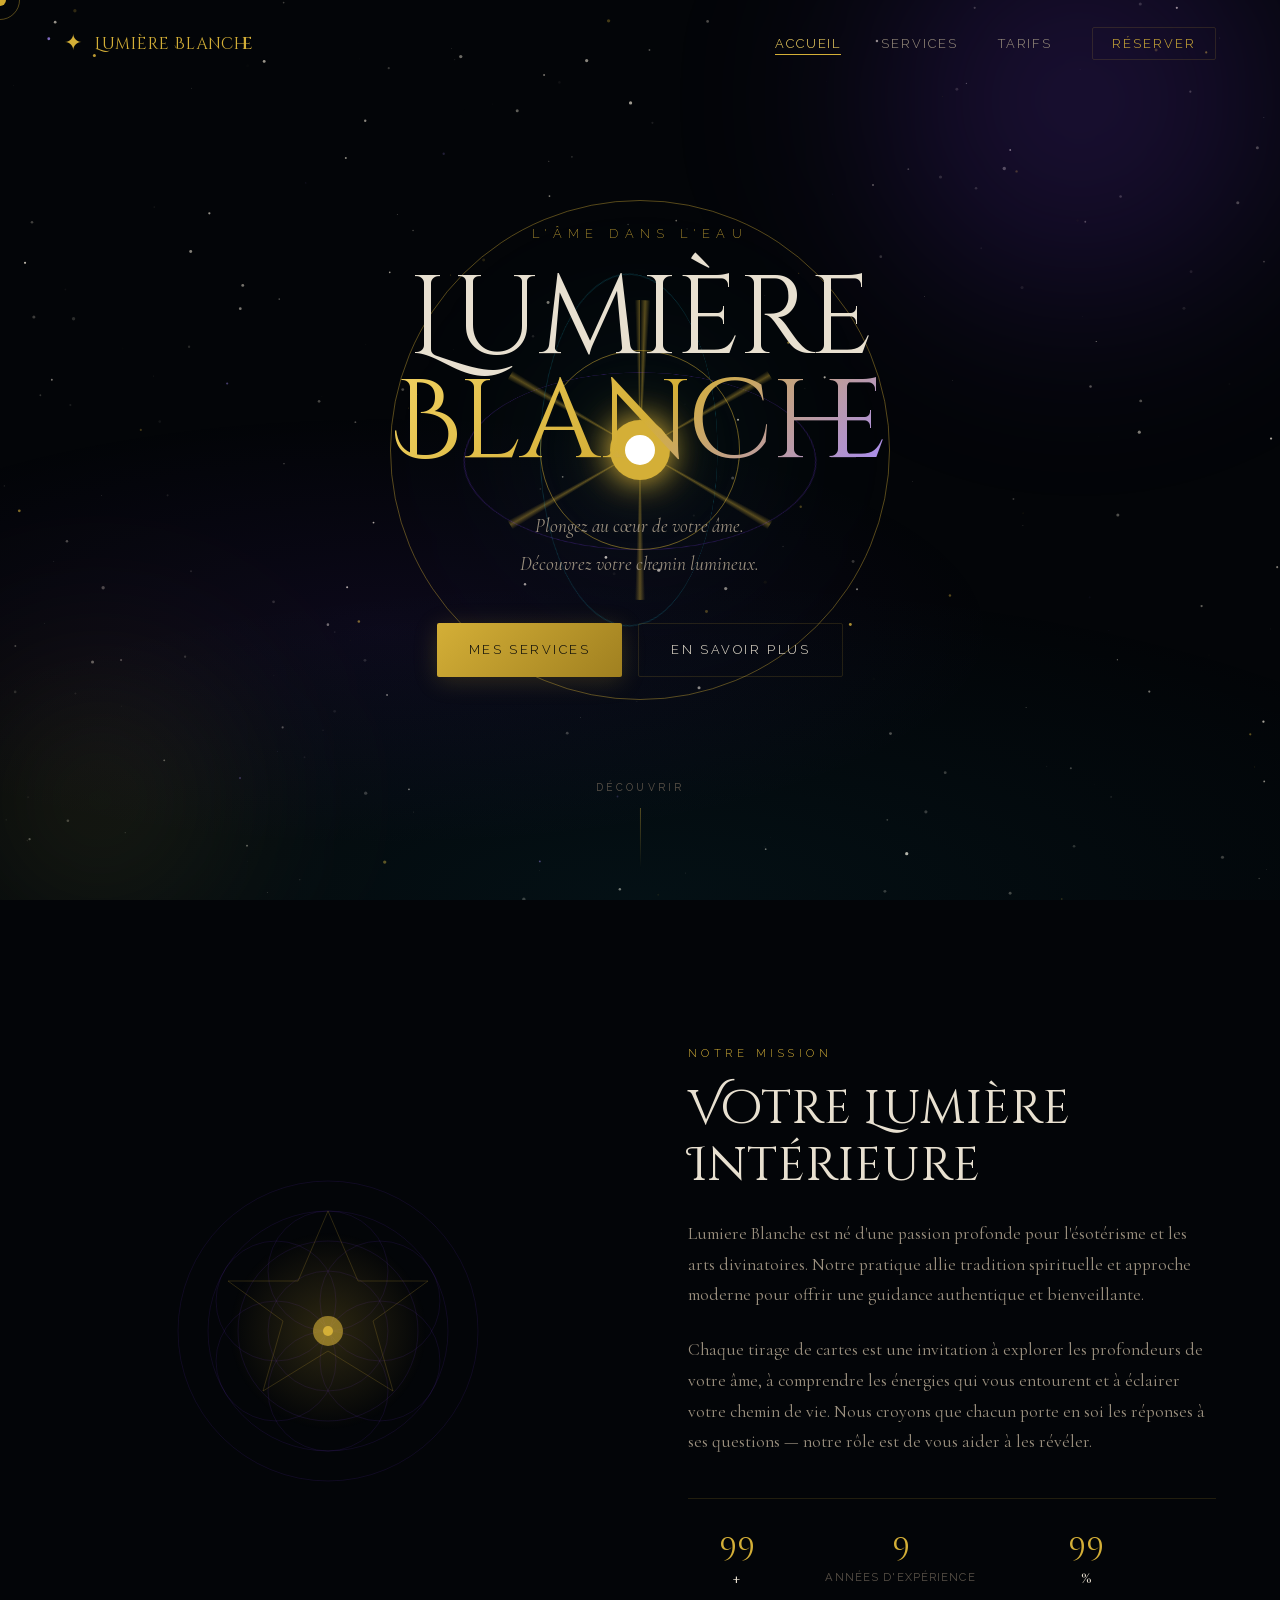
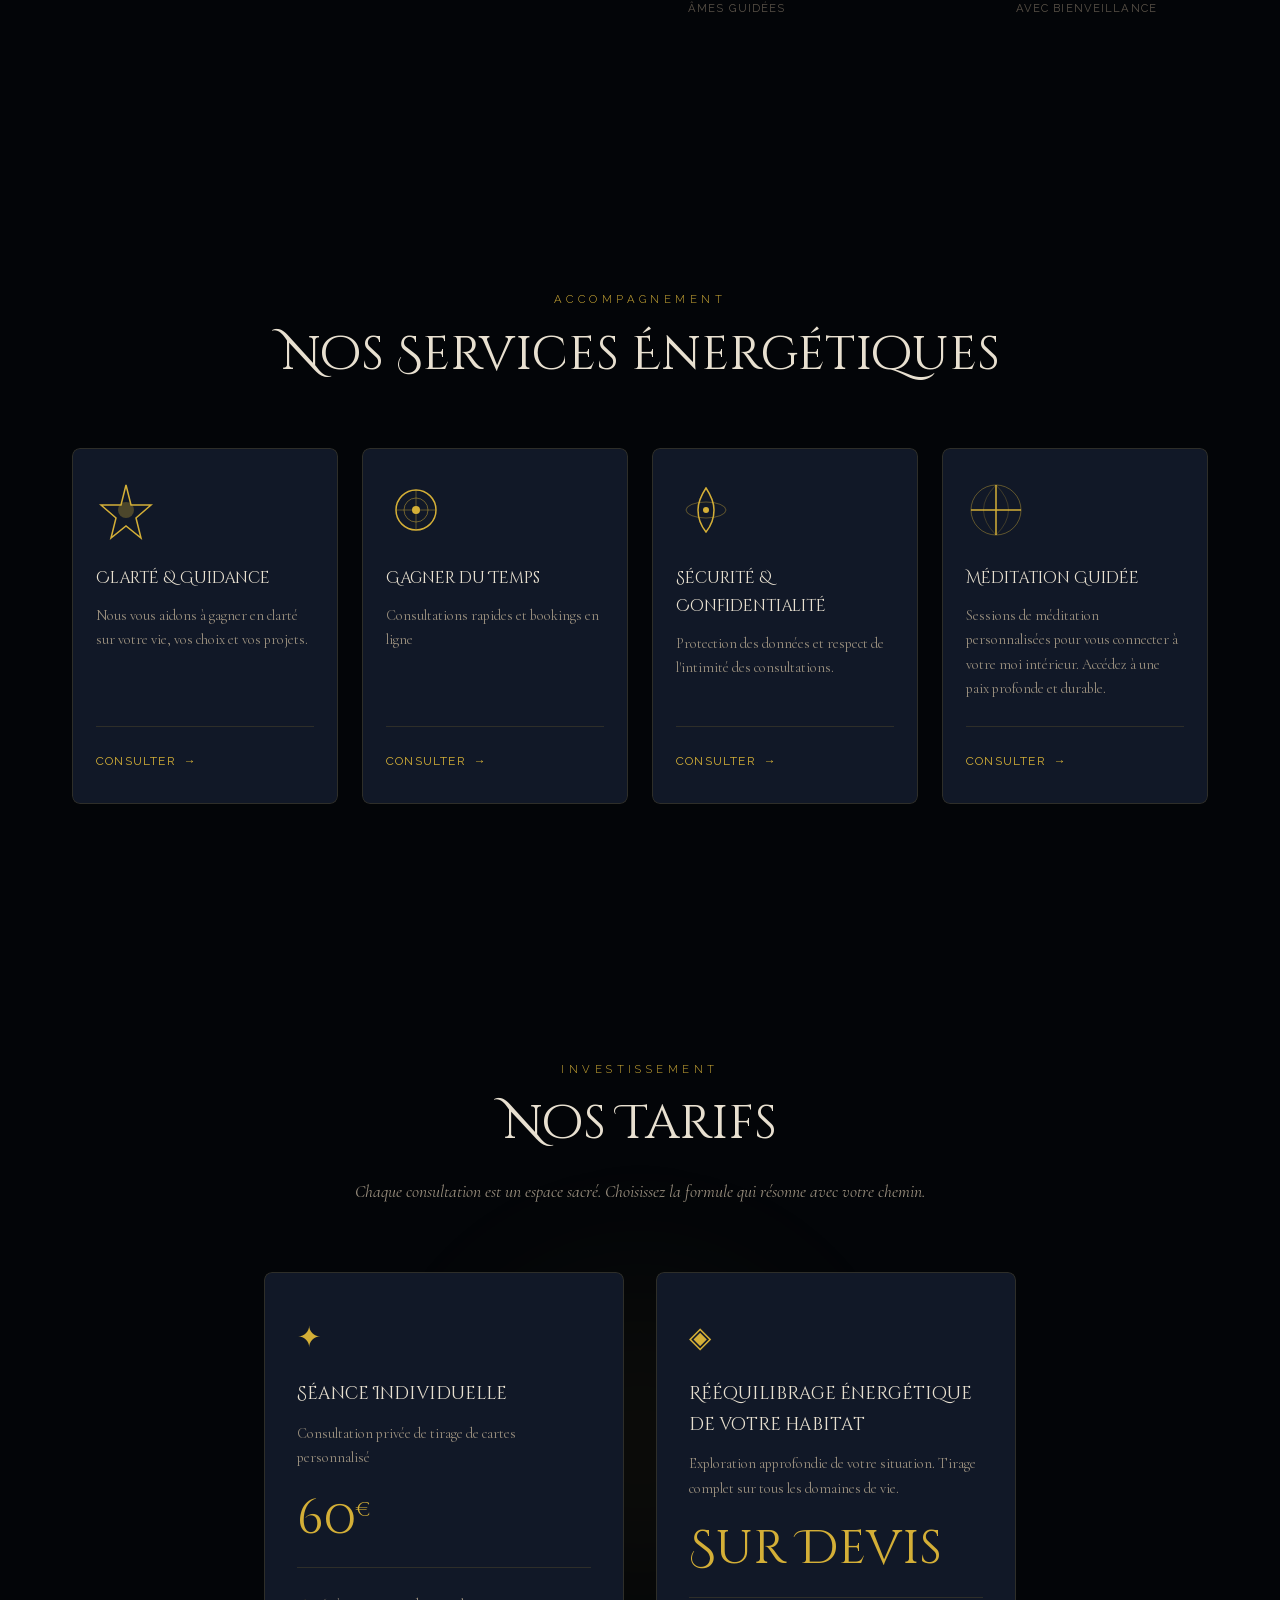
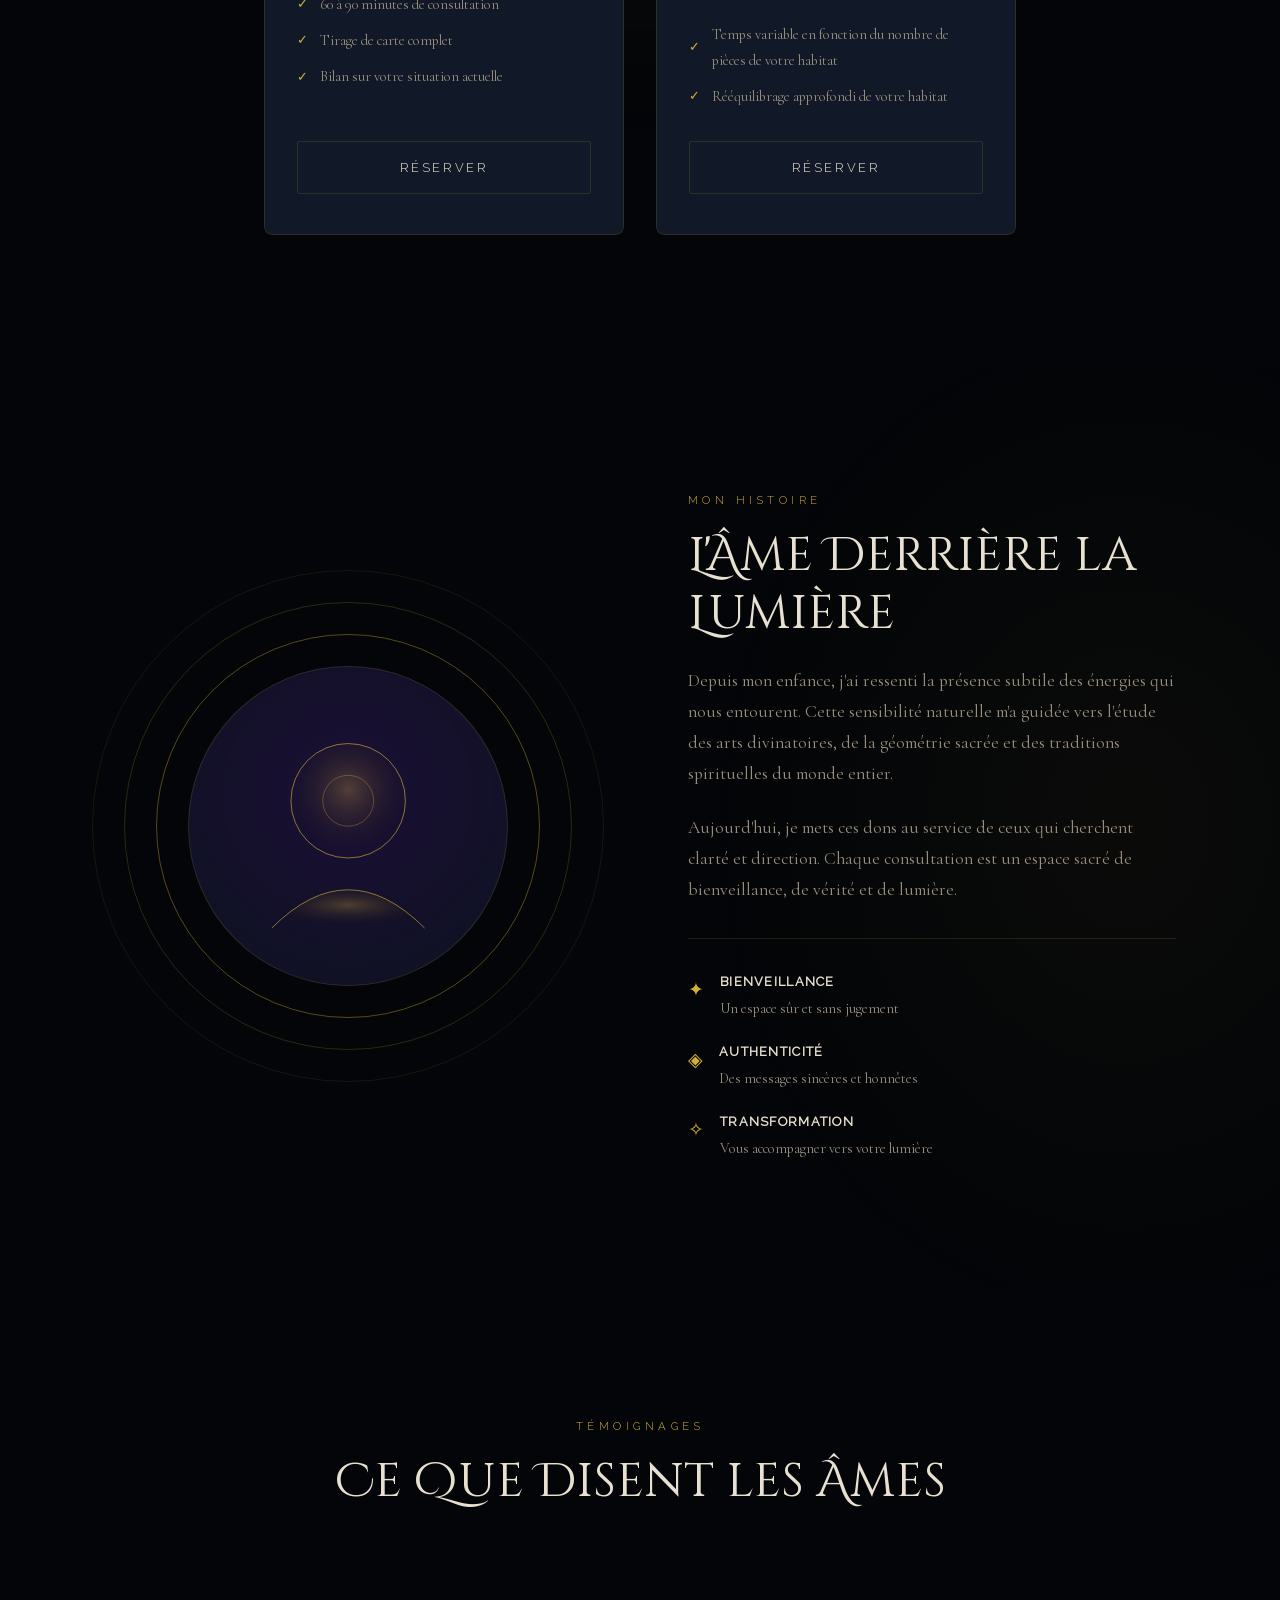
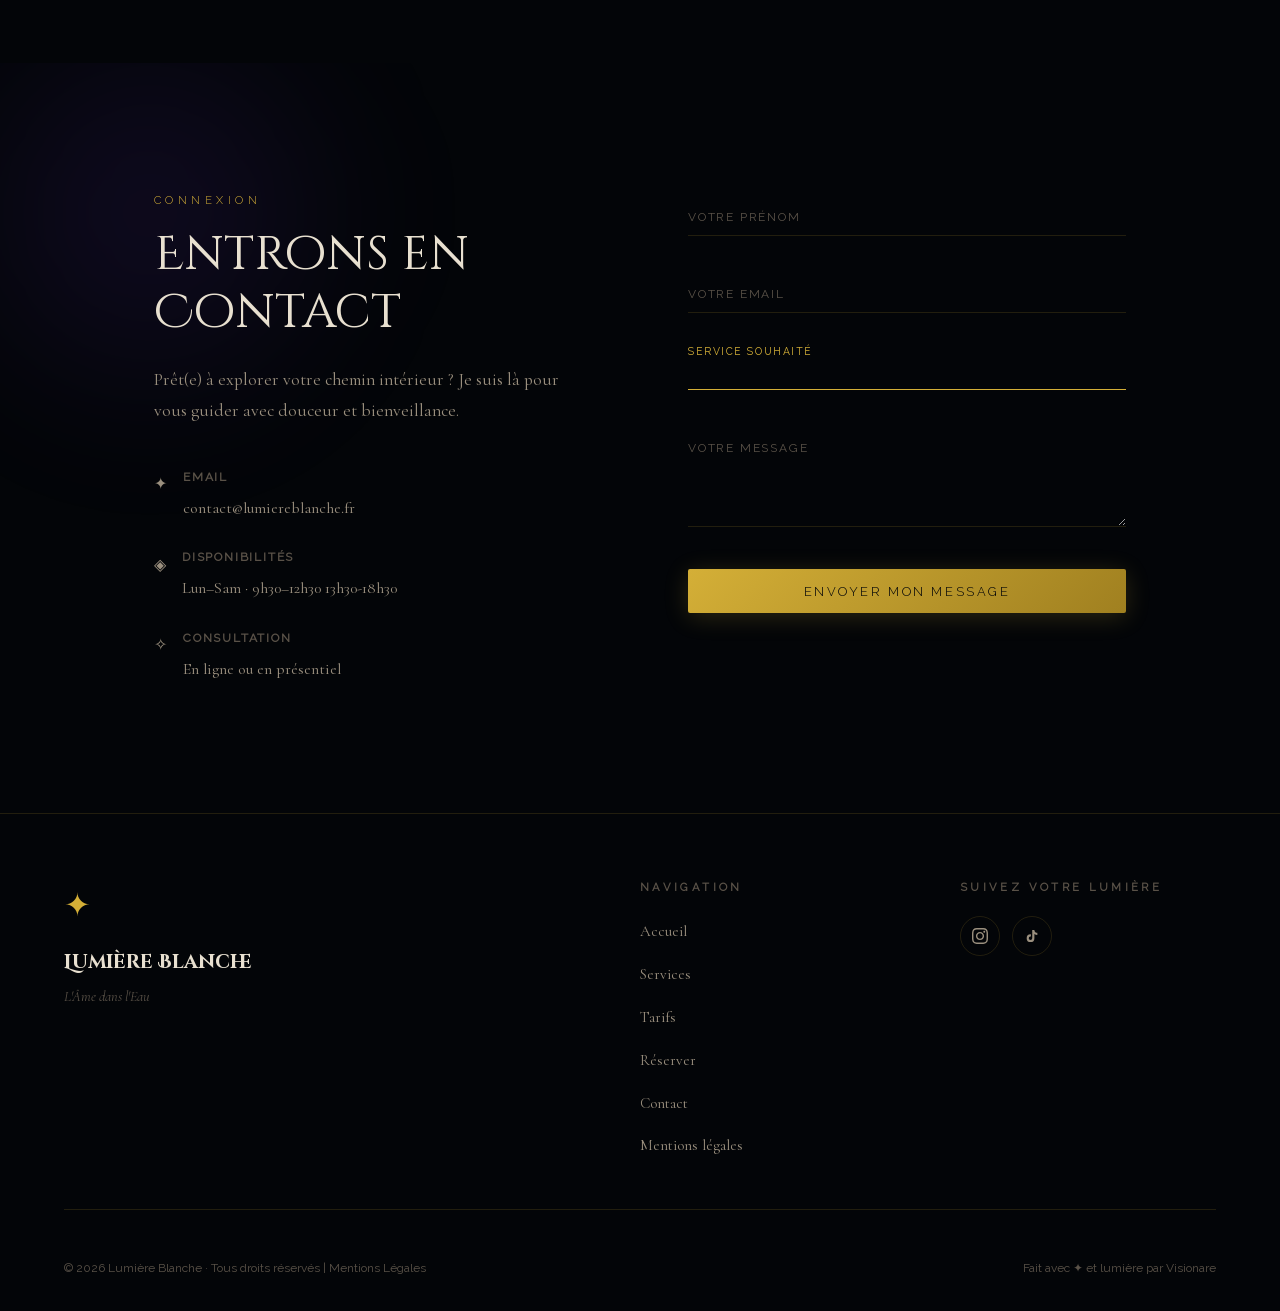
<file: index.html>
<!DOCTYPE html>
<html lang="fr">
<head>
  <meta charset="UTF-8" />
  <meta name="viewport" content="width=device-width, initial-scale=1.0" />
  <title>Lumière Blanche — L'Âme dans l'Eau</title>
  <meta name="description" content="Tirage de cartes spirituelles, guidance énergétique et connexion à l'âme. Explorez votre chemin intérieur avec Lumière Blanche." />
  <link rel="preload" href="fonts/cormorant-garamond-normal-latin.woff2" as="font" type="font/woff2" crossorigin />
  <link rel="preload" href="fonts/raleway-normal-latin.woff2" as="font" type="font/woff2" crossorigin />
  <link rel="stylesheet" href="css/fonts.css" />
  <link rel="stylesheet" href="css/style.css" />
  <!-- Analytics Visionare -->
  <script defer src="https://console.visionare.fr/s.js" data-site="e0d811b212544c878663b3c691ac7f25"></script>
</head>
<body>

<!-- ===================== CURSOR ===================== -->
<div class="cursor" id="cursor"></div>
<div class="cursor-trail" id="cursorTrail"></div>

<!-- ===================== LOADER ===================== -->
<div class="loader" id="loader">
  <div class="loader-mandala">
    <svg viewBox="0 0 200 200" xmlns="http://www.w3.org/2000/svg">
      <circle class="loader-ring" cx="100" cy="100" r="80" />
      <circle class="loader-ring loader-ring--2" cx="100" cy="100" r="60" />
      <circle class="loader-ring loader-ring--3" cx="100" cy="100" r="40" />
      <g class="loader-petals">
        <ellipse cx="100" cy="40" rx="8" ry="25" />
        <ellipse cx="100" cy="40" rx="8" ry="25" transform="rotate(45 100 100)" />
        <ellipse cx="100" cy="40" rx="8" ry="25" transform="rotate(90 100 100)" />
        <ellipse cx="100" cy="40" rx="8" ry="25" transform="rotate(135 100 100)" />
        <ellipse cx="100" cy="40" rx="8" ry="25" transform="rotate(180 100 100)" />
        <ellipse cx="100" cy="40" rx="8" ry="25" transform="rotate(225 100 100)" />
        <ellipse cx="100" cy="40" rx="8" ry="25" transform="rotate(270 100 100)" />
        <ellipse cx="100" cy="40" rx="8" ry="25" transform="rotate(315 100 100)" />
      </g>
      <circle cx="100" cy="100" r="8" class="loader-center" />
    </svg>
  </div>
  <p class="loader-text">Connexion à l'univers<span class="loader-dots">...</span></p>
</div>

<!-- ===================== PARTICLES ===================== -->
<canvas id="starCanvas"></canvas>

<!-- ===================== NAV ===================== -->
<nav class="nav" id="nav">
  <div class="nav-logo">
    <span class="nav-logo-symbol">✦</span>
    <span class="nav-logo-text">Lumière Blanche</span>
  </div>
  <button class="nav-burger" id="navBurger" aria-label="Menu">
    <span></span><span></span><span></span>
  </button>
  <ul class="nav-links" id="navLinks">
    <li><a href="#accueil" class="nav-link">Accueil</a></li>
    <li><a href="#services" class="nav-link">Services</a></li>
    <li><a href="#tarifs" class="nav-link">Tarifs</a></li>
    <li><a href="#contact" class="nav-link nav-link--cta">Réserver</a></li>
  </ul>
</nav>

<!-- ===================== HERO ===================== -->
<section class="hero" id="accueil">
  <div class="hero-bg">
    <div class="hero-orb hero-orb--1"></div>
    <div class="hero-orb hero-orb--2"></div>
    <div class="hero-orb hero-orb--3"></div>
    <div class="hero-water"></div>
  </div>

  <!-- 3D Sacred Geometry -->
  <div class="hero-3d-container">
    <div class="hero-3d-scene">
      <div class="sacred-geo">
        <div class="geo-ring geo-ring--1"></div>
        <div class="geo-ring geo-ring--2"></div>
        <div class="geo-ring geo-ring--3"></div>
        <div class="geo-ring geo-ring--4"></div>
        <div class="geo-star"></div>
        <div class="geo-core">
          <div class="geo-inner"></div>
        </div>
      </div>
    </div>
  </div>

  <div class="hero-content">
    <p class="hero-tagline" data-reveal>L'Âme dans l'Eau</p>
    <h1 class="hero-title" data-reveal>
      <span class="hero-title-line">Lumière</span>
      <span class="hero-title-line hero-title-line--accent">Blanche</span>
    </h1>
    <p class="hero-subtitle" data-reveal>
      Plongez au cœur de votre âme.<br/>
      Découvrez votre chemin lumineux.
    </p>
    <div class="hero-cta" data-reveal>
      <a href="#services" class="btn btn--primary">
        <span>Mes Services</span>
        <span class="btn-shimmer"></span>
      </a>
      <a href="#about" class="btn btn--ghost">En savoir plus</a>
    </div>
  </div>

  <div class="hero-scroll">
    <span>Découvrir</span>
    <div class="hero-scroll-line"></div>
  </div>
</section>

<!-- ===================== INTRO SECTION ===================== -->
<section class="intro" id="intro">
  <div class="intro-grid">
    <div class="intro-visual">
      <div class="intro-mandala">
        <svg viewBox="0 0 400 400" xmlns="http://www.w3.org/2000/svg" class="mandala-svg">
          <defs>
            <radialGradient id="mg1" cx="50%" cy="50%" r="50%">
              <stop offset="0%" stop-color="var(--gold)" stop-opacity="0.8"/>
              <stop offset="100%" stop-color="var(--violet)" stop-opacity="0.2"/>
            </radialGradient>
          </defs>
          <!-- Flower of Life pattern -->
          <g fill="none" stroke="url(#mg1)" stroke-width="0.8" opacity="0.7">
            <circle cx="200" cy="200" r="60"/>
            <circle cx="200" cy="140" r="60"/>
            <circle cx="252" cy="170" r="60"/>
            <circle cx="252" cy="230" r="60"/>
            <circle cx="200" cy="260" r="60"/>
            <circle cx="148" cy="230" r="60"/>
            <circle cx="148" cy="170" r="60"/>
            <circle cx="200" cy="200" r="120"/>
            <circle cx="200" cy="200" r="90"/>
            <circle cx="200" cy="200" r="150"/>
          </g>
          <!-- Star of David -->
          <polygon points="200,80 230,150 300,150 245,190 265,260 200,220 135,260 155,190 100,150 170,150" fill="none" stroke="var(--gold)" stroke-width="0.5" opacity="0.4"/>
          <circle cx="200" cy="200" r="15" fill="var(--gold)" opacity="0.6"/>
          <circle cx="200" cy="200" r="5" fill="var(--gold)" opacity="1"/>
        </svg>
        <div class="intro-glow"></div>
      </div>
    </div>
    <div class="intro-text">
      <span class="section-label" data-reveal>Notre Mission</span>
      <h2 class="section-title" data-reveal>Votre Lumière Intérieure</h2>
      <p class="intro-body" data-reveal>
        Lumiere Blanche est né d'une passion profonde pour l'ésotérisme et les arts divinatoires. Notre pratique allie tradition spirituelle et approche moderne pour offrir une guidance authentique et bienveillante.
      </p>
      <p class="intro-body" data-reveal>
        Chaque tirage de cartes est une invitation à explorer les profondeurs de votre âme, à comprendre les énergies qui vous entourent et à éclairer votre chemin de vie. Nous croyons que chacun porte en soi les réponses à ses questions — notre rôle est de vous aider à les révéler.
      </p>
      <div class="intro-stats" data-reveal>
        <div class="stat">
          <span class="stat-number" data-count="100">0</span>+
          <span class="stat-label">Âmes guidées</span>
        </div>
        <div class="stat">
          <span class="stat-number" data-count="10">0</span>
          <span class="stat-label">Années d'expérience</span>
        </div>
        <div class="stat">
          <span class="stat-number" data-count="100">0</span>%
          <span class="stat-label">Avec bienveillance</span>
        </div>
      </div>
    </div>
  </div>
</section>



<!-- ===================== SERVICES ===================== -->
<section class="services" id="services">
  <div class="container">
    <span class="section-label section-label--center" data-reveal>Accompagnement</span>
    <h2 class="section-title section-title--center" data-reveal>Nos Services Énergétiques</h2>

    <div class="services-grid">

      <div class="service-card" data-reveal data-delay="0">
        <div class="service-card-inner">
          <div class="service-icon">
            <div class="service-icon-glow"></div>
            <svg viewBox="0 0 60 60" xmlns="http://www.w3.org/2000/svg">
              <path d="M30 5 L35 25 L55 25 L40 38 L45 58 L30 46 L15 58 L20 38 L5 25 L25 25 Z" fill="none" stroke="var(--gold)" stroke-width="1.5"/>
              <circle cx="30" cy="30" r="8" fill="var(--gold)" opacity="0.3"/>
            </svg>
          </div>
          <h3 class="service-title">Clarté & Guidance</h3>
          <p class="service-desc">Nous vous aidons à gagner en clarté sur votre vie, vos choix et vos projets.</p>
          <div class="service-divider"></div>
          <a href="#contact" class="service-link">Consulter <span>→</span></a>
        </div>
        <div class="service-card-bg"></div>
      </div>

      <div class="service-card" data-reveal data-delay="100">
        <div class="service-card-inner">
          <div class="service-icon">
            <div class="service-icon-glow"></div>
            <svg viewBox="0 0 60 60" xmlns="http://www.w3.org/2000/svg">
              <circle cx="30" cy="30" r="20" fill="none" stroke="var(--gold)" stroke-width="1.5"/>
              <circle cx="30" cy="30" r="12" fill="none" stroke="var(--gold)" stroke-width="0.8" opacity="0.6"/>
              <line x1="30" y1="10" x2="30" y2="50" stroke="var(--gold)" stroke-width="0.8" opacity="0.5"/>
              <line x1="10" y1="30" x2="50" y2="30" stroke="var(--gold)" stroke-width="0.8" opacity="0.5"/>
              <circle cx="30" cy="30" r="4" fill="var(--gold)"/>
            </svg>
          </div>
          <h3 class="service-title">Gagner du Temps</h3>
          <p class="service-desc">Consultations rapides et bookings en ligne</p>
          <div class="service-divider"></div>
          <a href="#contact" class="service-link">Consulter <span>→</span></a>
        </div>
        <div class="service-card-bg"></div>
      </div>

      <div class="service-card" data-reveal data-delay="200">
        <div class="service-card-inner">
          <div class="service-icon">
            <div class="service-icon-glow"></div>
            <svg viewBox="0 0 60 60" xmlns="http://www.w3.org/2000/svg">
              <path d="M30 8 Q38 20 38 30 Q38 42 30 52 Q22 42 22 30 Q22 20 30 8 Z" fill="none" stroke="var(--gold)" stroke-width="1.5"/>
              <ellipse cx="30" cy="30" rx="20" ry="8" fill="none" stroke="var(--gold)" stroke-width="0.8" opacity="0.5"/>
              <circle cx="30" cy="30" r="3" fill="var(--gold)"/>
            </svg>
          </div>
          <h3 class="service-title">Sécurité & Confidentialité</h3>
          <p class="service-desc">Protection des données et respect de l'intimité des consultations.</p>
          <div class="service-divider"></div>
          <a href="#contact" class="service-link">Consulter <span>→</span></a>
        </div>
        <div class="service-card-bg"></div>
      </div>

      <div class="service-card" data-reveal data-delay="300">
        <div class="service-card-inner">
          <div class="service-icon">
            <div class="service-icon-glow"></div>
            <svg viewBox="0 0 60 60" xmlns="http://www.w3.org/2000/svg">
              <path d="M30 5 L30 55 M5 30 L55 30" stroke="var(--gold)" stroke-width="1.5"/>
              <circle cx="30" cy="30" r="25" fill="none" stroke="var(--gold)" stroke-width="0.8" opacity="0.5"/>
              <path d="M30 5 Q55 30 30 55 Q5 30 30 5Z" fill="none" stroke="var(--gold)" stroke-width="0.6" opacity="0.4"/>
            </svg>
          </div>
          <h3 class="service-title">Méditation Guidée</h3>
          <p class="service-desc">Sessions de méditation personnalisées pour vous connecter à votre moi intérieur. Accédez à une paix profonde et durable.</p>
          <div class="service-divider"></div>
          <a href="#contact" class="service-link">Consulter <span>→</span></a>
        </div>
        <div class="service-card-bg"></div>
      </div>

    </div>
  </div>
</section>

<!-- ===================== TARIFS ===================== -->
<section class="tarifs" id="tarifs">
  <div class="tarifs-bg">
    <div class="tarifs-glow"></div>
  </div>
  <div class="container">
    <span class="section-label section-label--center" data-reveal>Investissement</span>
    <h2 class="section-title section-title--center" data-reveal>Nos Tarifs</h2>
    <p class="section-sub" data-reveal>Chaque consultation est un espace sacré. Choisissez la formule qui résonne avec votre chemin.</p>

    <div class="tarifs-grid">

      <div class="tarif-card" data-reveal data-delay="0">
        <div class="tarif-card-inner">
          <div class="tarif-symbol">✦</div>
          <h3 class="tarif-name">Séance Individuelle</h3>
          <p class="tarif-desc">Consultation privée de tirage de cartes personnalisé</p>
          <div class="tarif-price-wrap">
            <span class="tarif-price">60<sup>€</sup></span>
          </div>
          <ul class="tarif-features">
            <li><span>✓</span> 60 à 90 minutes de consultation</li>
            <li><span>✓</span> Tirage de carte complet</li>
            <li><span>✓</span> Bilan sur votre situation actuelle</li>
          </ul>
          <a href="#contact" class="btn btn--ghost btn--full tarif-cta">Réserver <span class="btn-shimmer"></span></a>
        </div>
      </div>

      <div class="tarif-card" data-reveal data-delay="100">
        <div class="tarif-card-inner">
          <div class="tarif-symbol">◈</div>
          <h3 class="tarif-name">Rééquilibrage énergétique de votre habitat</h3>
          <p class="tarif-desc">Exploration approfondie de votre situation. Tirage complet sur tous les domaines de vie.</p>
          <div class="tarif-price-wrap">
            <span class="tarif-price">Sur Devis</span>
          </div>
          <ul class="tarif-features">
            <li><span>✓</span> Temps variable en fonction du nombre de pièces de votre habitat</li>
            <li><span>✓</span> Rééquilibrage approfondi de votre habitat</li>
          </ul>
          <a href="#contact" class="btn btn--ghost btn--full tarif-cta">Réserver <span class="btn-shimmer"></span></a>
        </div>
      </div>

    </div>

  </div>
</section>



<!-- ===================== ABOUT ===================== -->
<section class="about" id="about">
  <div class="about-bg">
    <div class="about-light"></div>
  </div>
  <div class="about-container">
    <div class="about-visual" data-reveal>
      <div class="about-portrait-wrap">
        <div class="about-portrait-placeholder">
          <svg viewBox="0 0 200 200" xmlns="http://www.w3.org/2000/svg">
            <defs>
              <radialGradient id="pg" cx="50%" cy="40%" r="60%">
                <stop offset="0%" stop-color="var(--gold)" stop-opacity="0.3"/>
                <stop offset="100%" stop-color="var(--void)" stop-opacity="0"/>
              </radialGradient>
            </defs>
            <circle cx="100" cy="80" r="45" fill="url(#pg)" stroke="var(--gold)" stroke-width="0.5"/>
            <path d="M40 180 Q100 120 160 180" fill="url(#pg)" stroke="var(--gold)" stroke-width="0.5"/>
            <circle cx="100" cy="80" r="20" fill="none" stroke="var(--gold)" stroke-width="0.5" opacity="0.5"/>
          </svg>
        </div>
        <div class="about-rings">
          <div class="about-ring about-ring--1"></div>
          <div class="about-ring about-ring--2"></div>
          <div class="about-ring about-ring--3"></div>
        </div>
        <div class="about-sigil"></div>
      </div>
    </div>
    <div class="about-text">
      <span class="section-label" data-reveal>Mon Histoire</span>
      <h2 class="section-title" data-reveal>L'Âme Derrière la Lumière</h2>
      <p class="about-body" data-reveal>
        Depuis mon enfance, j'ai ressenti la présence subtile des énergies qui nous entourent. Cette sensibilité naturelle m'a guidée vers l'étude des arts divinatoires, de la géométrie sacrée et des traditions spirituelles du monde entier.
      </p>
      <p class="about-body" data-reveal>
        Aujourd'hui, je mets ces dons au service de ceux qui cherchent clarté et direction. Chaque consultation est un espace sacré de bienveillance, de vérité et de lumière.
      </p>
      <div class="about-values" data-reveal>
        <div class="value">
          <span class="value-symbol">✦</span>
          <div>
            <strong>Bienveillance</strong>
            <p>Un espace sûr et sans jugement</p>
          </div>
        </div>
        <div class="value">
          <span class="value-symbol">◈</span>
          <div>
            <strong>Authenticité</strong>
            <p>Des messages sincères et honnêtes</p>
          </div>
        </div>
        <div class="value">
          <span class="value-symbol">✧</span>
          <div>
            <strong>Transformation</strong>
            <p>Vous accompagner vers votre lumière</p>
          </div>
        </div>
      </div>
    </div>
  </div>
</section>

<!-- ===================== TESTIMONIALS ===================== -->
<section class="testimonials">
  <div class="container">
    <span class="section-label section-label--center" data-reveal>Témoignages</span>
    <h2 class="section-title section-title--center" data-reveal>Ce Que Disent les Âmes</h2>

    <!-- Elfsight Google Reviews -->
    <script src="https://elfsightcdn.com/platform.js" async></script>
    <div class="elfsight-app-3a46e6e5-20d8-4c65-b66d-14e40f2b2f8b" data-elfsight-app-lazy></div>

  </div>
</section>

<!-- ===================== CONTACT ===================== -->
<section class="contact" id="contact">
  <div class="contact-bg">
    <div class="contact-orb"></div>
  </div>
  <div class="contact-grid">
    <div class="contact-info" data-reveal>
      <span class="section-label">Connexion</span>
      <h2 class="section-title">Entrons en Contact</h2>
      <p>Prêt(e) à explorer votre chemin intérieur ? Je suis là pour vous guider avec douceur et bienveillance.</p>
      <div class="contact-details">
        <div class="contact-item">
          <span class="contact-icon">✦</span>
          <div>
            <strong>Email</strong>
            <a href="mailto:contact@lumiereblanche.fr">contact@lumiereblanche.fr</a>
          </div>
        </div>
        <div class="contact-item">
          <span class="contact-icon">◈</span>
          <div>
            <strong>Disponibilités</strong>
            <span>Lun–Sam · 9h30–12h30 13h30-18h30</span>
          </div>
        </div>
        <div class="contact-item">
          <span class="contact-icon">✧</span>
          <div>
            <strong>Consultation</strong>
            <span>En ligne ou en présentiel</span>
          </div>
        </div>
      </div>
    </div>
    <form class="contact-form" data-reveal>
      <div class="form-group">
        <input type="text" id="name" class="form-input" placeholder=" " required />
        <label for="name" class="form-label">Votre prénom</label>
        <span class="form-line"></span>
      </div>
      <div class="form-group">
        <input type="email" id="email" class="form-input" placeholder=" " required />
        <label for="email" class="form-label">Votre email</label>
        <span class="form-line"></span>
      </div>
      <div class="form-group">
        <select id="service" class="form-input form-select">
          <option value="" disabled selected></option>
          <option value="tirage">Tirage de Cartes</option>
          <option value="guidance">Guidance Énergétique</option>
          <option value="voyage">Voyage de l'Âme</option>
          <option value="meditation">Méditation Guidée</option>
        </select>
        <label for="service" class="form-label">Service souhaité</label>
        <span class="form-line"></span>
      </div>
      <div class="form-group">
        <textarea id="message" class="form-input form-textarea" placeholder=" " rows="4"></textarea>
        <label for="message" class="form-label">Votre message</label>
        <span class="form-line"></span>
      </div>
      <button type="submit" class="btn btn--primary btn--full">
        <span>Envoyer mon message</span>
        <span class="btn-shimmer"></span>
      </button>
    </form>
  </div>
</section>

<!-- ===================== FOOTER ===================== -->
<footer class="footer">
  <div class="footer-top">
    <div class="footer-brand">
      <span class="footer-symbol">✦</span>
      <h3>Lumière Blanche</h3>
      <p>L'Âme dans l'Eau</p>
    </div>
    <div class="footer-nav">
      <h4>Navigation</h4>
      <ul>
        <li><a href="#accueil">Accueil</a></li>
        <li><a href="#services">Services</a></li>
        <li><a href="#tarifs">Tarifs</a></li>
        <li><a href="#contact">Réserver</a></li>
        <li><a href="#contact">Contact</a></li>
        <li><a href="mentions.html">Mentions légales</a></li>
      </ul>
    </div>
    <div class="footer-social">
      <h4>Suivez votre lumière</h4>
      <div class="social-links">
        <a href="https://www.instagram.com/lumiere_blanche64" class="social-link" target="_blank" rel="noopener noreferrer" aria-label="Instagram">
          <svg viewBox="0 0 24 24" fill="currentColor"><path d="M12 2.163c3.204 0 3.584.012 4.85.07 3.252.148 4.771 1.691 4.919 4.919.058 1.265.069 1.645.069 4.849 0 3.205-.012 3.584-.069 4.849-.149 3.225-1.664 4.771-4.919 4.919-1.266.058-1.644.07-4.85.07-3.204 0-3.584-.012-4.849-.07-3.26-.149-4.771-1.699-4.919-4.92-.058-1.265-.07-1.644-.07-4.849 0-3.204.013-3.583.07-4.849.149-3.227 1.664-4.771 4.919-4.919 1.266-.057 1.645-.069 4.849-.069zm0-2.163c-3.259 0-3.667.014-4.947.072-4.358.2-6.78 2.618-6.98 6.98-.059 1.281-.073 1.689-.073 4.948 0 3.259.014 3.668.072 4.948.2 4.358 2.618 6.78 6.98 6.98 1.281.058 1.689.072 4.948.072 3.259 0 3.668-.014 4.948-.072 4.354-.2 6.782-2.618 6.979-6.98.059-1.28.073-1.689.073-4.948 0-3.259-.014-3.667-.072-4.947-.196-4.354-2.617-6.78-6.979-6.98-1.281-.059-1.69-.073-4.949-.073zm0 5.838c-3.403 0-6.162 2.759-6.162 6.162s2.759 6.163 6.162 6.163 6.162-2.759 6.162-6.163c0-3.403-2.759-6.162-6.162-6.162zm0 10.162c-2.209 0-4-1.79-4-4 0-2.209 1.791-4 4-4s4 1.791 4 4c0 2.21-1.791 4-4 4zm6.406-11.845c-.796 0-1.441.645-1.441 1.44s.645 1.44 1.441 1.44c.795 0 1.439-.645 1.439-1.44s-.644-1.44-1.439-1.44z"/></svg>
        </a>
        <a href="https://www.tiktok.com/@lumiereblanche_64" class="social-link" target="_blank" rel="noopener noreferrer" aria-label="TikTok">
          <svg viewBox="0 0 24 24" fill="currentColor"><path d="M16.6 5.82a4.28 4.28 0 0 1-1.06-2.82h-3.2v12.4a2.6 2.6 0 0 1-2.6 2.52 2.6 2.6 0 0 1-2.6-2.6 2.6 2.6 0 0 1 3.2-2.53V9.53a5.78 5.78 0 0 0-.6-.03A5.8 5.8 0 0 0 4 15.32a5.8 5.8 0 0 0 5.8 5.8 5.8 5.8 0 0 0 5.8-5.8V9.01a7.45 7.45 0 0 0 4.4 1.42V7.23a4.3 4.3 0 0 1-3.4-1.41z"/></svg>
        </a>
      </div>
    </div>
  </div>
  <div class="footer-bottom">
    <p>© 2026 Lumière Blanche · Tous droits réservés | <a href="mentions.html">Mentions Légales</a></p>

    <a href="https://visionare.fr" target="_blank" rel="noopener noreferrer">
      <p>Fait avec ✦ et lumière par <span>Visionare</span></p>
    </a>
  </div>
</footer>

<script src="js/config.js"></script>
<script src="js/tirage-ai.js"></script>
<script src="js/main.js"></script>

<!-- ===== COOKIE BANNER ===== -->
<div class="cookie-banner hidden" id="cookieBanner">
  <div class="cookie-content">
    <div class="cookie-icon">🍪</div>
    <div class="cookie-text">
      <h3>Respect de votre vie privée</h3>
      <p>Ce site utilise des cookies essentiels au bon fonctionnement des réservations (Cal.com) et de la navigation. Aucun cookie publicitaire n'est utilisé.</p>
      <a href="mentions.html" target="_blank">En savoir plus</a>
    </div>
    <div class="cookie-buttons">
      <button class="cookie-btn cookie-btn--accept" id="cookieAccept">
        ✦ Accepter
      </button>
      <button class="cookie-btn cookie-btn--decline" id="cookieDecline">
        Refuser
      </button>
    </div>
  </div>
</div>

</body>
</html>
</file>
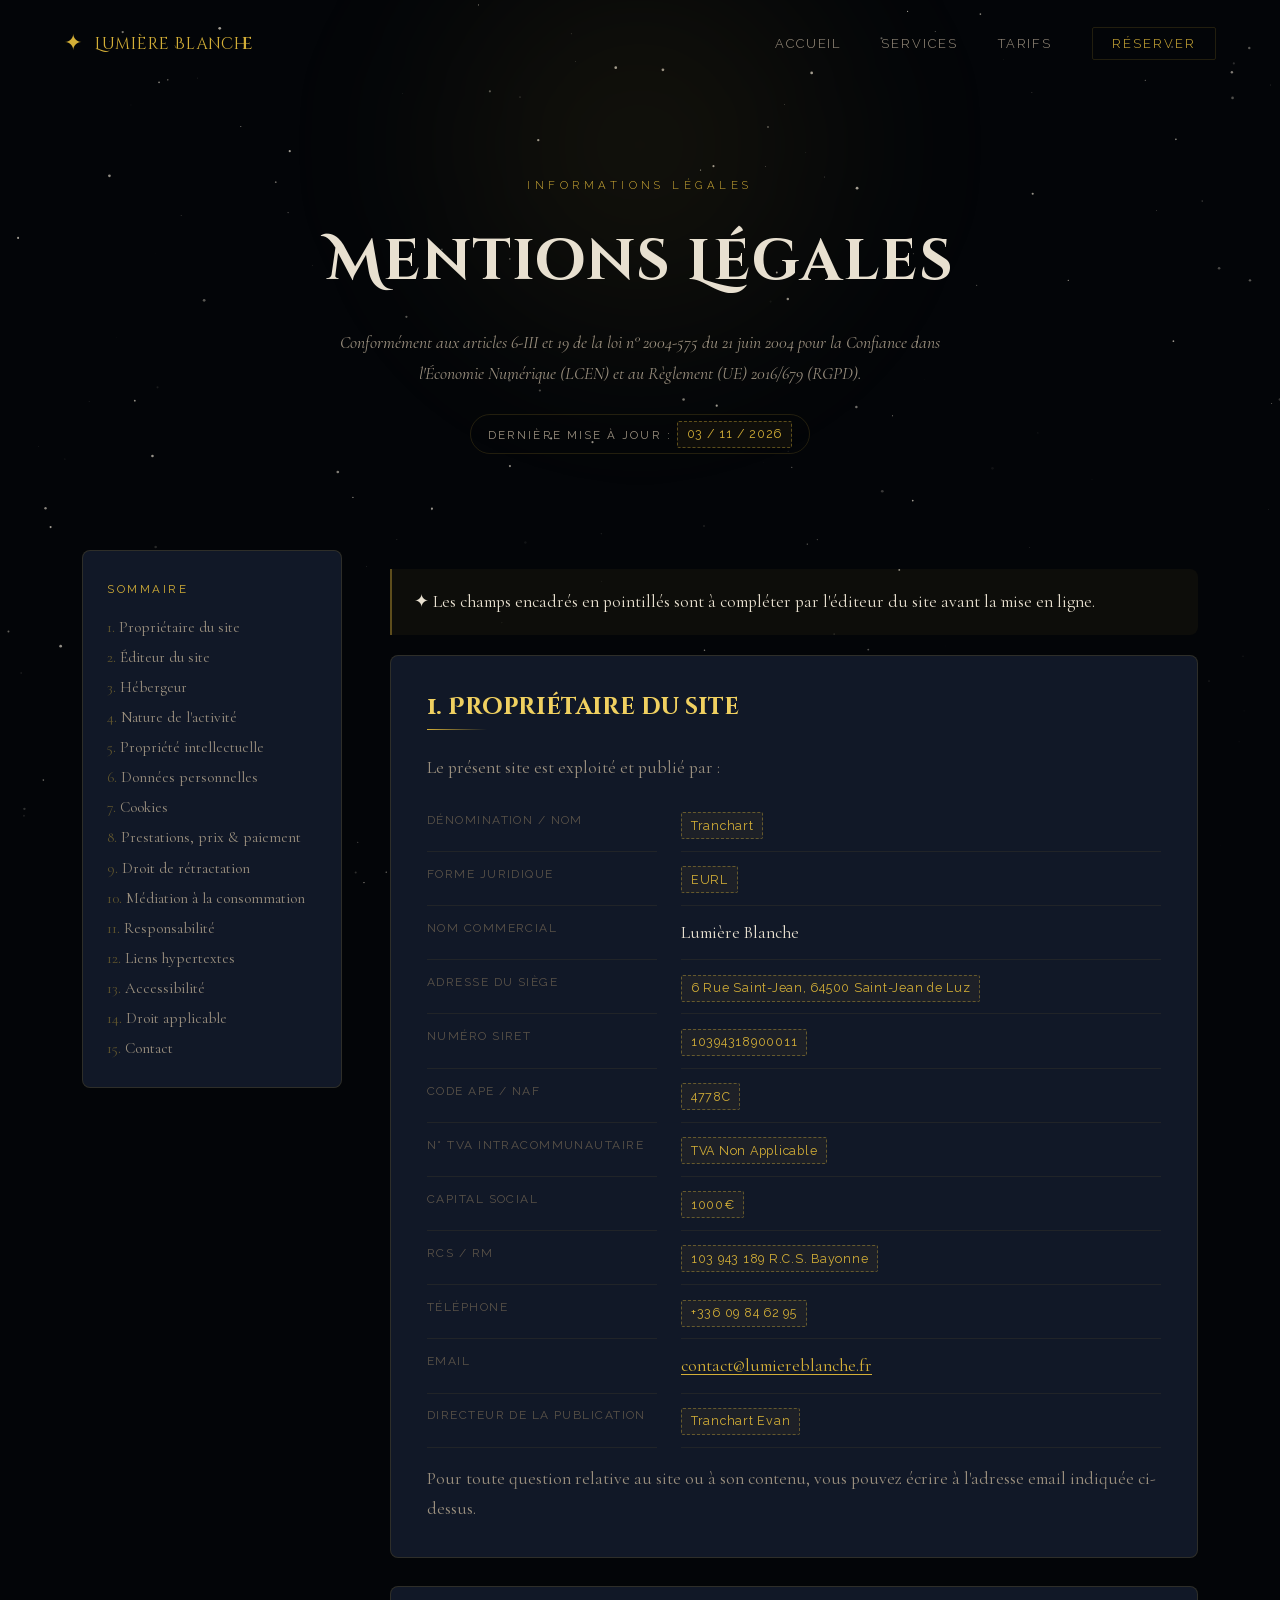
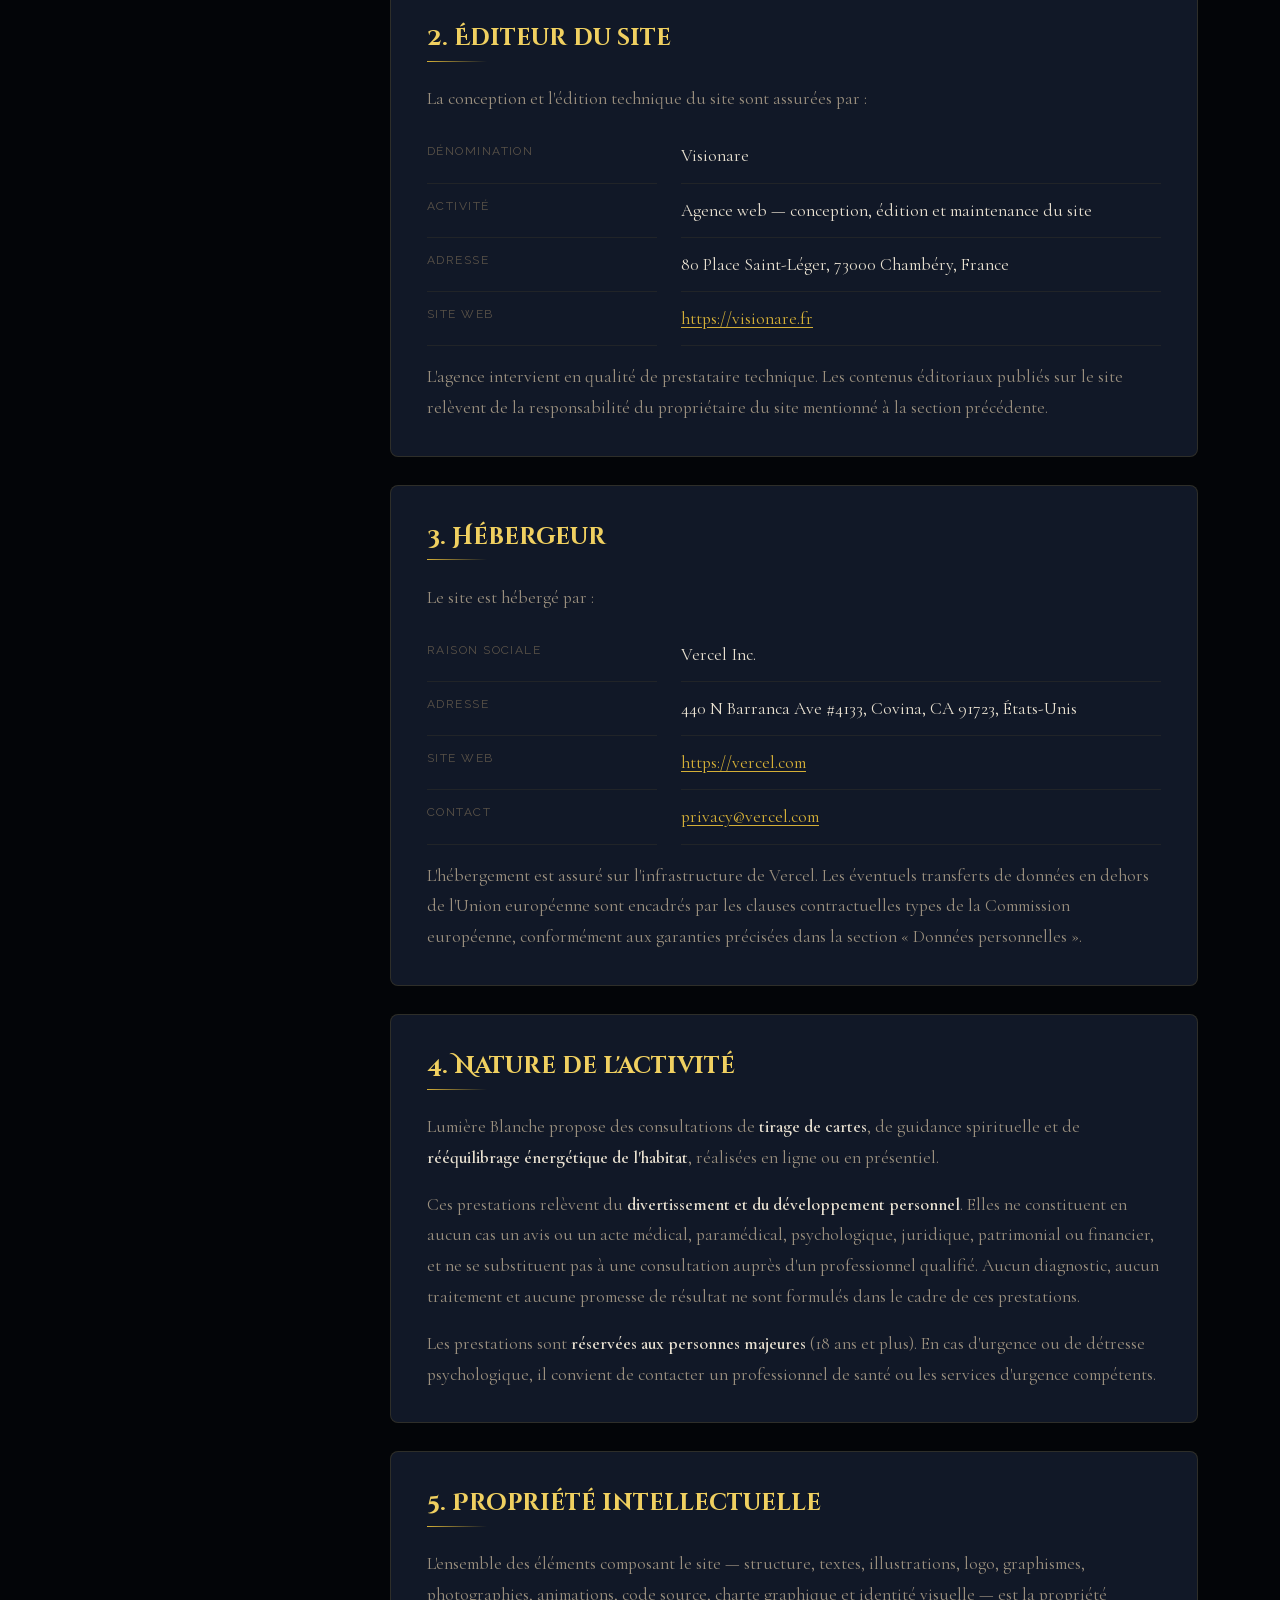
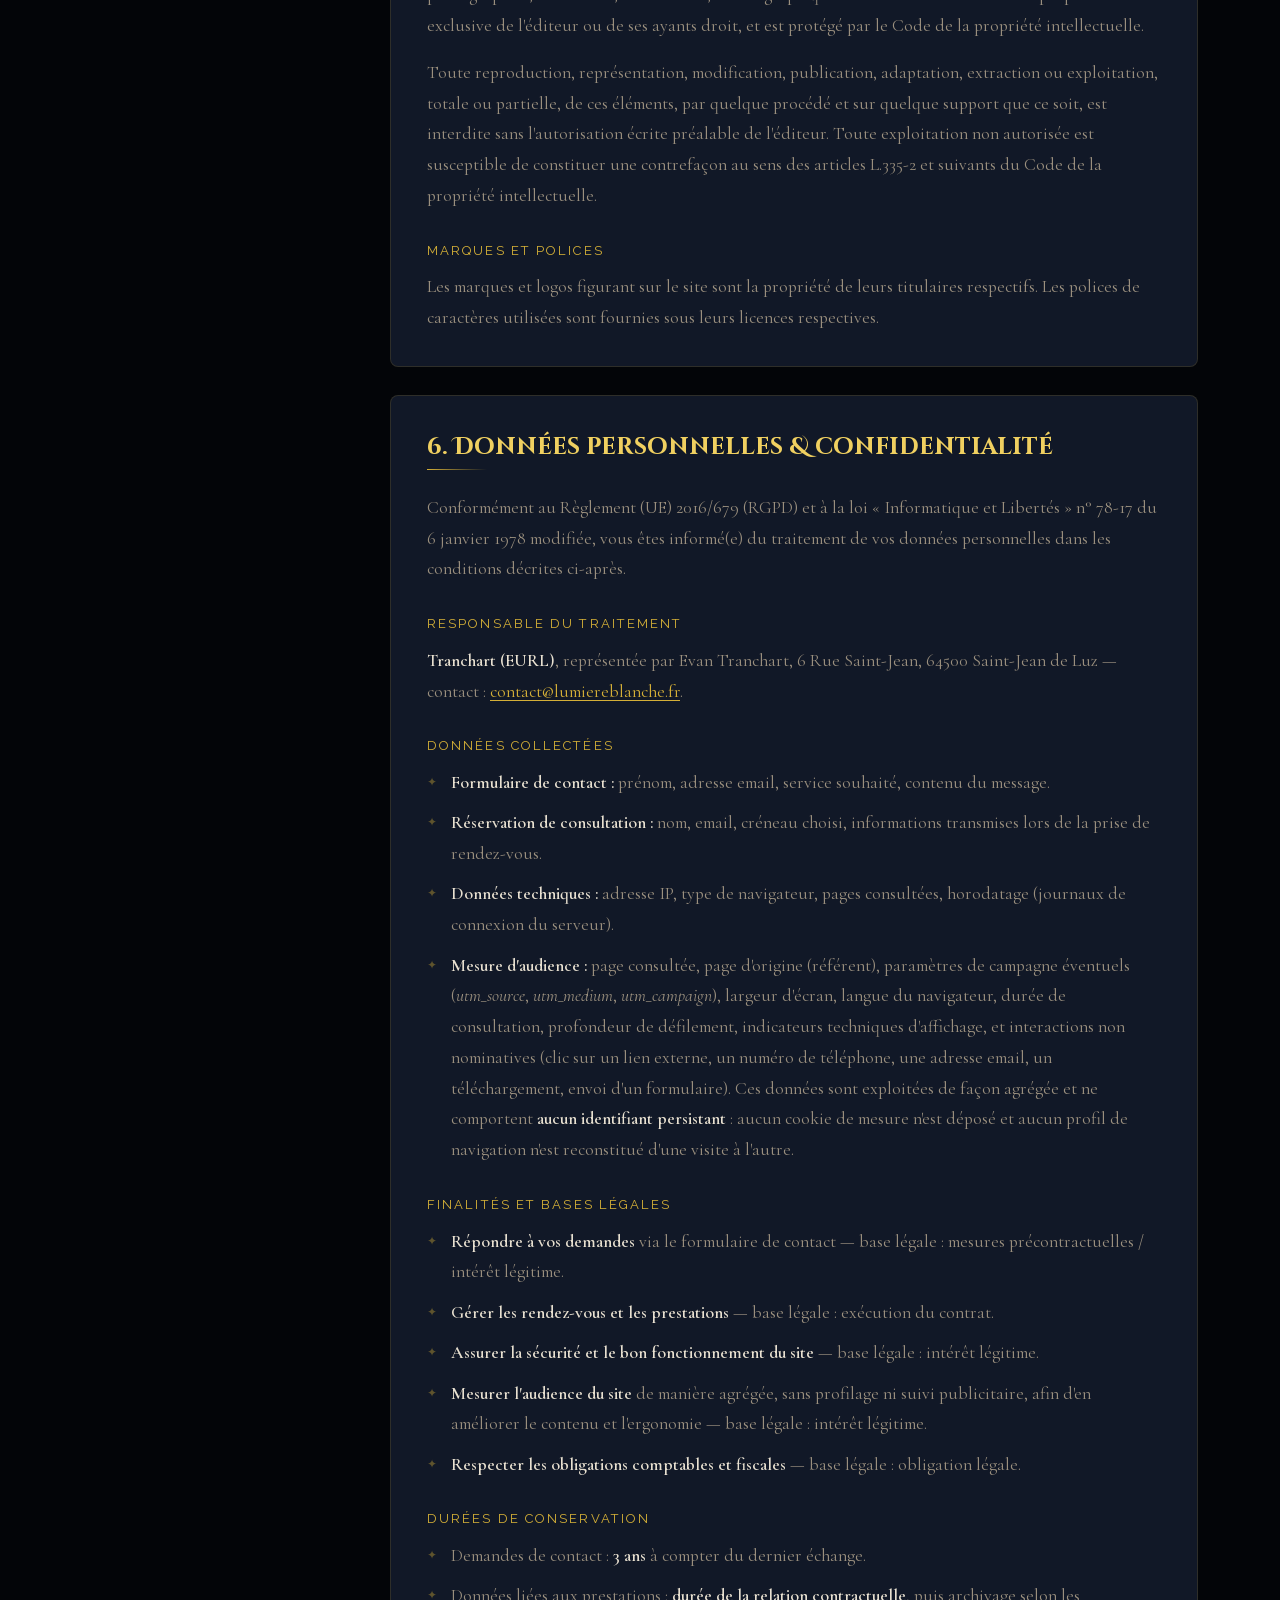
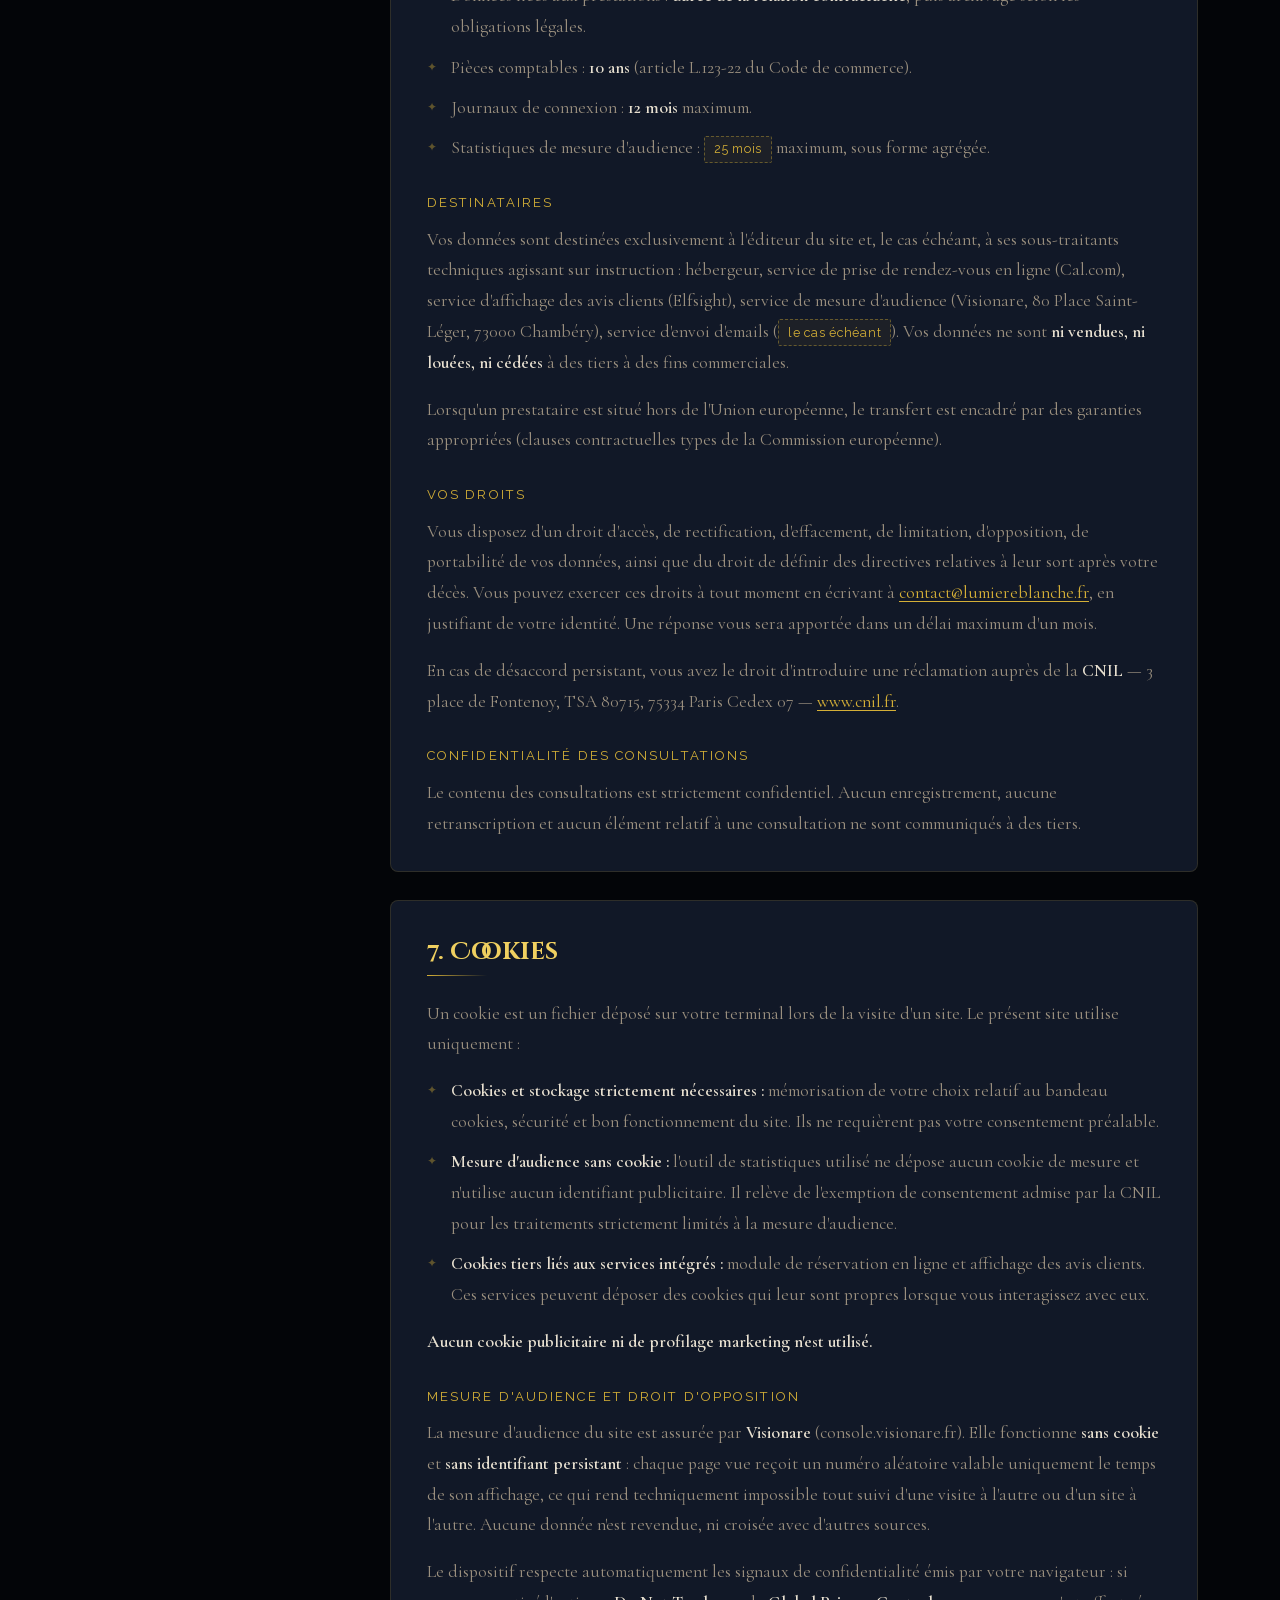
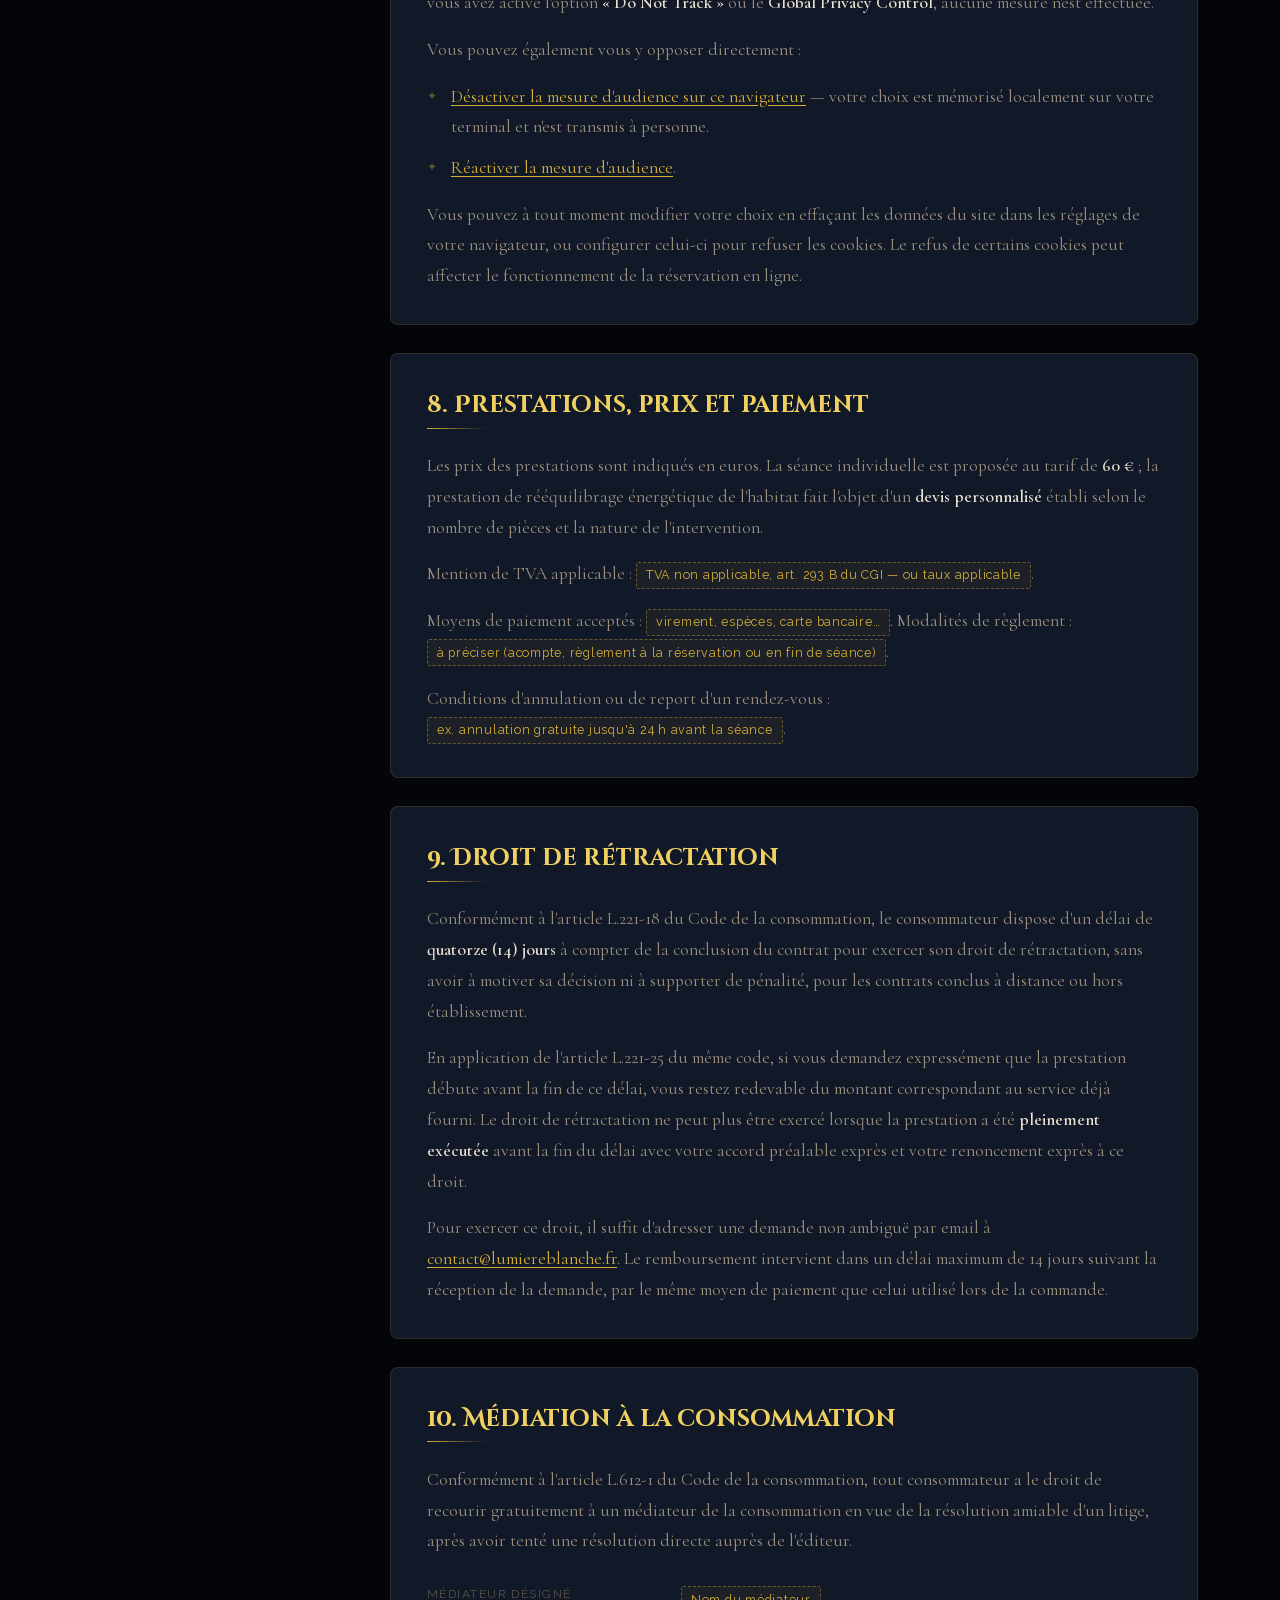
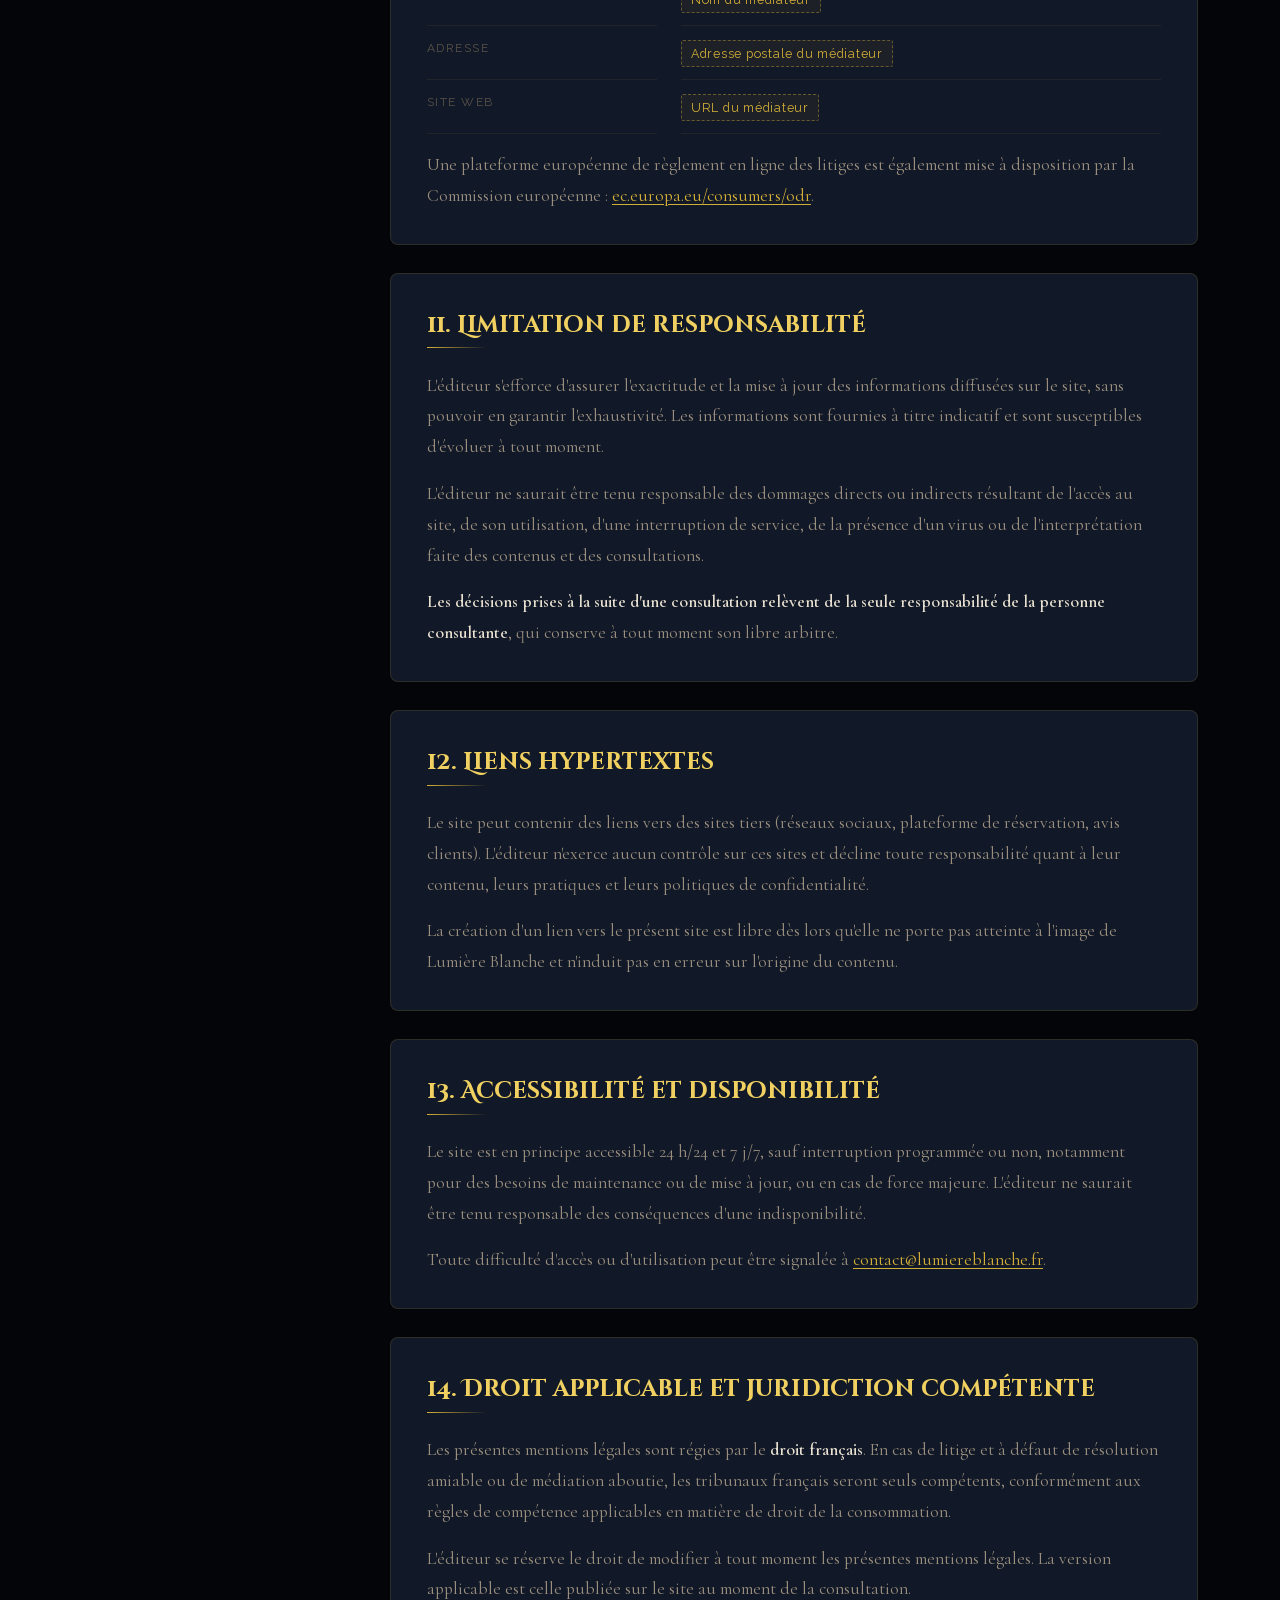
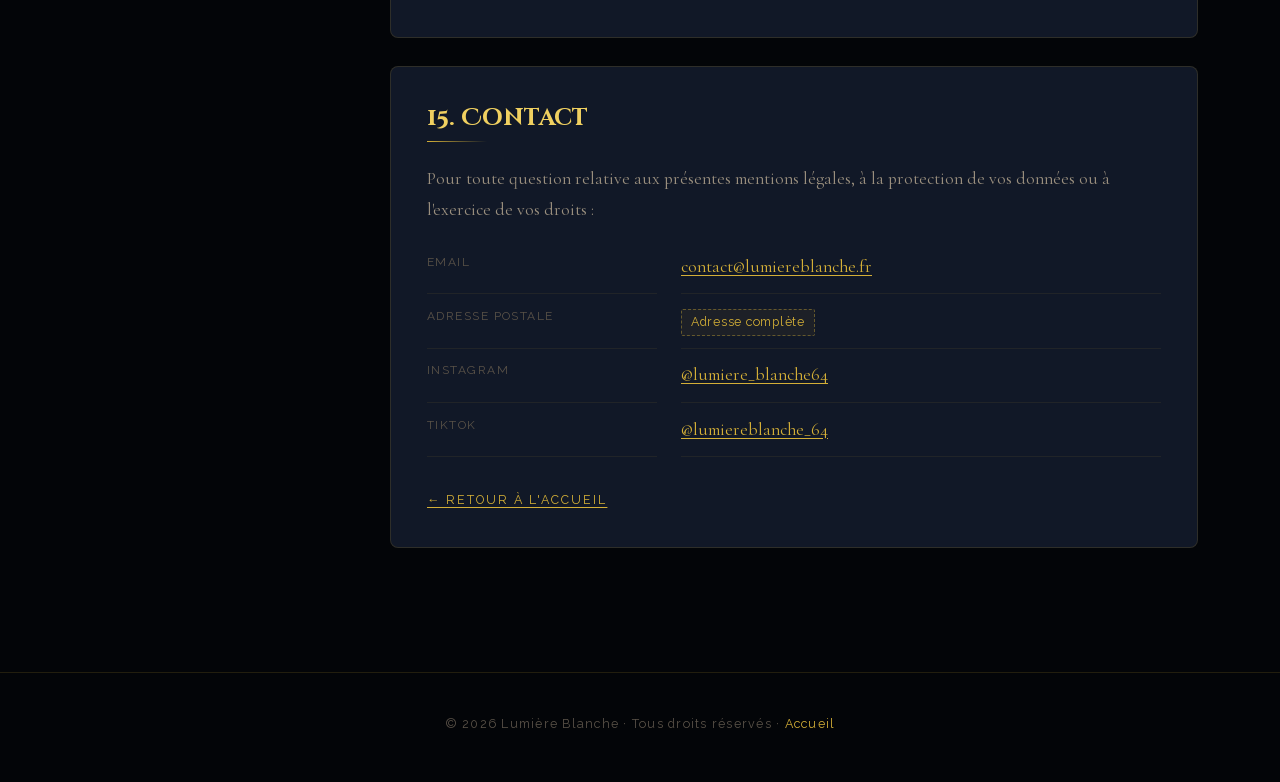
<file: mentions.html>
<!DOCTYPE html>
<html lang="fr">
<head>
  <meta charset="UTF-8" />
  <meta name="viewport" content="width=device-width, initial-scale=1.0" />
  <title>Mentions Légales — Lumière Blanche</title>
  <meta name="description" content="Mentions légales, politique de confidentialité et conditions d'utilisation du site Lumière Blanche." />
  <meta name="robots" content="noindex, follow" />
  <link rel="preload" href="fonts/cormorant-garamond-normal-latin.woff2" as="font" type="font/woff2" crossorigin />
  <link rel="preload" href="fonts/raleway-normal-latin.woff2" as="font" type="font/woff2" crossorigin />
  <link rel="stylesheet" href="css/fonts.css" />
  <link rel="stylesheet" href="css/style.css" />
  <style>
    /* ── Page Mentions Légales ── */
    .legal-page { cursor: auto; }
    .legal-page .cursor, .legal-page .cursor-trail { display: none; }
    .legal-page button { cursor: pointer; }
    .legal-page .nav-logo a { display: flex; align-items: center; gap: 0.75rem; }

    .legal-hero {
      position: relative;
      padding: 11rem 2rem 4rem;
      text-align: center;
      overflow: hidden;
      z-index: 2;
    }
    .legal-hero-orb {
      position: absolute;
      top: -30%; left: 50%;
      width: 600px; height: 600px;
      transform: translateX(-50%);
      background: radial-gradient(circle, rgba(212,175,55,0.09) 0%, transparent 70%);
      filter: blur(60px);
      pointer-events: none;
    }
    .legal-hero-content { position: relative; z-index: 2; }
    .legal-hero-title {
      font-family: var(--font-display);
      font-size: clamp(2.2rem, 6vw, 3.6rem);
      color: var(--text);
      letter-spacing: 0.02em;
      margin: 0.5rem 0 1rem;
    }
    .legal-hero-sub {
      color: var(--text-muted);
      font-style: italic;
      max-width: 620px;
      margin: 0 auto;
    }
    .legal-updated {
      display: inline-block;
      margin-top: 1.5rem;
      padding: 0.35rem 1.1rem;
      border: 1px solid var(--border);
      border-radius: 999px;
      font-family: var(--font-ui);
      font-size: 0.72rem;
      letter-spacing: 0.18em;
      text-transform: uppercase;
      color: var(--text-muted);
    }

    .legal-main {
      position: relative;
      z-index: 2;
      max-width: 1180px;
      margin: 0 auto;
      padding: 2rem 2rem 6rem;
      display: grid;
      grid-template-columns: 260px 1fr;
      gap: 3rem;
      align-items: start;
    }

    /* Sommaire */
    .legal-toc {
      position: sticky;
      top: 110px;
      background: var(--surface);
      border: 1px solid var(--border);
      border-radius: var(--radius-lg);
      padding: 1.75rem 1.5rem;
    }
    .legal-toc h2 {
      font-family: var(--font-ui);
      font-size: 0.72rem;
      font-weight: 400;
      letter-spacing: 0.22em;
      text-transform: uppercase;
      color: var(--gold);
      margin-bottom: 1.1rem;
    }
    .legal-toc ol {
      list-style: none;
      counter-reset: toc;
      display: flex;
      flex-direction: column;
      gap: 0.55rem;
    }
    .legal-toc li { counter-increment: toc; }
    .legal-toc a {
      display: block;
      font-size: 0.95rem;
      color: var(--text-muted);
      line-height: 1.4;
      transition: color var(--transition);
    }
    .legal-toc a::before {
      content: counter(toc) ". ";
      color: var(--gold-dim);
    }
    .legal-toc a:hover { color: var(--gold-light); }

    /* Contenu */
    .legal-content { min-width: 0; }
    .legal-section {
      background: var(--surface);
      border: 1px solid var(--border);
      border-radius: var(--radius-lg);
      padding: 2.25rem 2.25rem 2rem;
      margin-bottom: 1.75rem;
      scroll-margin-top: 110px;
    }
    .legal-section h2 {
      font-family: var(--font-display);
      font-size: 1.45rem;
      color: var(--gold-light);
      line-height: 1.35;
      margin-bottom: 0.4rem;
    }
    .legal-section h3 {
      font-family: var(--font-ui);
      font-size: 0.82rem;
      font-weight: 400;
      letter-spacing: 0.16em;
      text-transform: uppercase;
      color: var(--gold);
      margin: 1.75rem 0 0.6rem;
    }
    .legal-section-rule {
      width: 60px; height: 1px;
      background: linear-gradient(90deg, var(--gold), transparent);
      margin: 0 0 1.4rem;
    }
    .legal-section p { color: var(--text-muted); margin-bottom: 1rem; }
    .legal-section p:last-child { margin-bottom: 0; }
    .legal-section strong { color: var(--text); font-weight: 600; }
    .legal-section a { color: var(--gold); text-decoration: underline; text-underline-offset: 3px; }
    .legal-section a:hover { color: var(--gold-light); }
    .legal-section ul {
      list-style: none;
      display: flex;
      flex-direction: column;
      gap: 0.6rem;
      margin: 0 0 1rem;
    }
    .legal-section ul li {
      position: relative;
      padding-left: 1.5rem;
      color: var(--text-muted);
    }
    .legal-section ul li::before {
      content: "✦";
      position: absolute;
      left: 0;
      color: var(--gold-dim);
      font-size: 0.75rem;
      top: 0.25rem;
    }

    /* Fiche d'identité (couples clé / valeur) */
    .legal-dl {
      display: grid;
      grid-template-columns: 230px 1fr;
      gap: 0.1rem 1.5rem;
      margin-bottom: 1rem;
    }
    .legal-dl dt {
      font-family: var(--font-ui);
      font-size: 0.75rem;
      letter-spacing: 0.12em;
      text-transform: uppercase;
      color: var(--text-dim);
      padding: 0.65rem 0;
      border-bottom: 1px solid rgba(212,175,55,0.08);
    }
    .legal-dl dd {
      color: var(--text);
      padding: 0.65rem 0;
      border-bottom: 1px solid rgba(212,175,55,0.08);
    }

    /* Champ à compléter par l'éditeur */
    .fill {
      display: inline-block;
      padding: 0.1rem 0.55rem;
      border: 1px dashed var(--gold-dim);
      border-radius: var(--radius);
      background: rgba(212,175,55,0.06);
      font-family: var(--font-ui);
      font-size: 0.78rem;
      letter-spacing: 0.06em;
      color: var(--gold);
    }

    .legal-note {
      border-left: 2px solid var(--gold-dim);
      background: rgba(212,175,55,0.05);
      padding: 1.1rem 1.4rem;
      border-radius: 0 var(--radius-lg) var(--radius-lg) 0;
      margin: 1.2rem 0;
    }
    .legal-note p { color: var(--text); }

    .legal-back {
      display: inline-flex;
      align-items: center;
      gap: 0.6rem;
      margin-top: 1rem;
      font-family: var(--font-ui);
      font-size: 0.78rem;
      letter-spacing: 0.16em;
      text-transform: uppercase;
      color: var(--text-muted);
      transition: color var(--transition);
    }
    .legal-back:hover { color: var(--gold); }

    .legal-footer {
      position: relative;
      z-index: 2;
      text-align: center;
      padding: 2.5rem 2rem 3rem;
      border-top: 1px solid var(--border);
      font-family: var(--font-ui);
      font-size: 0.78rem;
      letter-spacing: 0.1em;
      color: var(--text-dim);
    }
    .legal-footer a { color: var(--gold); }

    @media (max-width: 900px) {
      .legal-main { grid-template-columns: 1fr; gap: 2rem; padding: 1rem 1.5rem 4rem; }
      .legal-toc { position: static; }
      .legal-hero { padding: 9rem 1.5rem 3rem; }
      .legal-section { padding: 1.75rem 1.4rem; }
      .legal-dl { grid-template-columns: 1fr; gap: 0; }
      .legal-dl dt { border-bottom: none; padding-bottom: 0; }
    }
  </style>
  <!-- Analytics Visionare -->
  <script defer src="https://console.visionare.fr/s.js" data-site="e0d811b212544c878663b3c691ac7f25"></script>
</head>
<body class="legal-page">

<canvas id="starCanvas"></canvas>

<!-- ===================== NAV ===================== -->
<nav class="nav" id="nav">
  <div class="nav-logo">
    <a href="index.html">
      <span class="nav-logo-symbol">✦</span>
      <span class="nav-logo-text">Lumière Blanche</span>
    </a>
  </div>
  <button class="nav-burger" id="navBurger" aria-label="Menu">
    <span></span><span></span><span></span>
  </button>
  <ul class="nav-links" id="navLinks">
    <li><a href="index.html" class="nav-link">Accueil</a></li>
    <li><a href="index.html#services" class="nav-link">Services</a></li>
    <li><a href="index.html#tarifs" class="nav-link">Tarifs</a></li>
    <li><a href="index.html#contact" class="nav-link nav-link--cta">Réserver</a></li>
  </ul>
</nav>

<!-- ===================== HERO ===================== -->
<header class="legal-hero">
  <div class="legal-hero-orb"></div>
  <div class="legal-hero-content">
    <span class="section-label section-label--center">Informations légales</span>
    <h1 class="legal-hero-title">Mentions Légales</h1>
    <p class="legal-hero-sub">
      Conformément aux articles 6-III et 19 de la loi n° 2004-575 du 21 juin 2004 pour la Confiance
      dans l'Économie Numérique (LCEN) et au Règlement (UE) 2016/679 (RGPD).
    </p>
    <span class="legal-updated">Dernière mise à jour : <span class="fill">03 / 11 / 2026</span></span>
  </div>
</header>

<main class="legal-main">

  <!-- ===================== SOMMAIRE ===================== -->
  <aside class="legal-toc">
    <h2>Sommaire</h2>
    <ol>
      <li><a href="#proprietaire">Propriétaire du site</a></li>
      <li><a href="#editeur">Éditeur du site</a></li>
      <li><a href="#hebergeur">Hébergeur</a></li>
      <li><a href="#activite">Nature de l'activité</a></li>
      <li><a href="#propriete">Propriété intellectuelle</a></li>
      <li><a href="#donnees">Données personnelles</a></li>
      <li><a href="#cookies">Cookies</a></li>
      <li><a href="#prestations">Prestations, prix &amp; paiement</a></li>
      <li><a href="#retractation">Droit de rétractation</a></li>
      <li><a href="#mediation">Médiation à la consommation</a></li>
      <li><a href="#responsabilite">Responsabilité</a></li>
      <li><a href="#liens">Liens hypertextes</a></li>
      <li><a href="#accessibilite">Accessibilité</a></li>
      <li><a href="#droit">Droit applicable</a></li>
      <li><a href="#contact-legal">Contact</a></li>
    </ol>
  </aside>

  <!-- ===================== CONTENU ===================== -->
  <div class="legal-content">

    <div class="legal-note">
      <p>
        ✦ Les champs encadrés en pointillés sont à compléter par l'éditeur du site avant la mise en ligne.
      </p>
    </div>

    <!-- 1 -->
    <section class="legal-section" id="proprietaire">
      <h2>1. Propriétaire du site</h2>
      <div class="legal-section-rule"></div>
      <p>Le présent site est exploité et publié par :</p>
      <dl class="legal-dl">
        <dt>Dénomination / Nom</dt>
        <dd><span class="fill">Tranchart</span></dd>

        <dt>Forme juridique</dt>
        <dd><span class="fill">EURL</span></dd>

        <dt>Nom commercial</dt>
        <dd>Lumière Blanche</dd>

        <dt>Adresse du siège</dt>
        <dd><span class="fill">6 Rue Saint-Jean, 64500 Saint-Jean de Luz</span></dd>

        <dt>Numéro SIRET</dt>
        <dd><span class="fill">10394318900011</span></dd>

        <dt>Code APE / NAF</dt>
        <dd><span class="fill">4778C</span></dd>

        <dt>N° TVA intracommunautaire</dt>
        <dd><span class="fill">TVA Non Applicable</span></dd>

        <dt>Capital social</dt>
        <dd><span class="fill">1000€ </span></dd>

        <dt>RCS / RM</dt>
        <dd><span class="fill">103 943 189 R.C.S. Bayonne</span></dd>

        <dt>Téléphone</dt>
        <dd><span class="fill">+336 09 84 62 95</span></dd>

        <dt>Email</dt>
        <dd><a href="mailto:contact@lumiereblanche.fr">contact@lumiereblanche.fr</a></dd>

        <dt>Directeur de la publication</dt>
        <dd><span class="fill">Tranchart Evan</span></dd>
      </dl>
      <p>
        Pour toute question relative au site ou à son contenu, vous pouvez écrire à l'adresse email
        indiquée ci-dessus.
      </p>
    </section>

    <!-- 2 -->
    <section class="legal-section" id="editeur">
      <h2>2. Éditeur du site</h2>
      <div class="legal-section-rule"></div>
      <p>La conception et l'édition technique du site sont assurées par :</p>
      <dl class="legal-dl">
        <dt>Dénomination</dt>
        <dd>Visionare</dd>

        <dt>Activité</dt>
        <dd>Agence web — conception, édition et maintenance du site</dd>

        <dt>Adresse</dt>
        <dd>80 Place Saint-Léger, 73000 Chambéry, France</dd>

        <dt>Site web</dt>
        <dd><a href="https://visionare.fr" target="_blank" rel="noopener">https://visionare.fr</a></dd>
      </dl>
      <p>
        L'agence intervient en qualité de prestataire technique. Les contenus éditoriaux publiés sur
        le site relèvent de la responsabilité du propriétaire du site mentionné à la section
        précédente.
      </p>
    </section>

    <!-- 3 -->
    <section class="legal-section" id="hebergeur">
      <h2>3. Hébergeur</h2>
      <div class="legal-section-rule"></div>
      <p>Le site est hébergé par :</p>
      <dl class="legal-dl">
        <dt>Raison sociale</dt>
        <dd>Vercel Inc.</dd>

        <dt>Adresse</dt>
        <dd>440 N Barranca Ave #4133, Covina, CA 91723, États-Unis</dd>

        <dt>Site web</dt>
        <dd><a href="https://vercel.com" target="_blank" rel="noopener">https://vercel.com</a></dd>

        <dt>Contact</dt>
        <dd><a href="mailto:privacy@vercel.com">privacy@vercel.com</a></dd>
      </dl>
      <p>
        L'hébergement est assuré sur l'infrastructure de Vercel. Les éventuels transferts de données
        en dehors de l'Union européenne sont encadrés par les clauses contractuelles types de la
        Commission européenne, conformément aux garanties précisées dans la section
        « Données personnelles ».
      </p>
    </section>

    <!-- 3 -->
    <section class="legal-section" id="activite">
      <h2>4. Nature de l'activité</h2>
      <div class="legal-section-rule"></div>
      <p>
        Lumière Blanche propose des consultations de <strong>tirage de cartes</strong>, de guidance
        spirituelle et de <strong>rééquilibrage énergétique de l'habitat</strong>, réalisées en ligne
        ou en présentiel.
      </p>
      <p>
        Ces prestations relèvent du <strong>divertissement et du développement personnel</strong>.
        Elles ne constituent en aucun cas un avis ou un acte médical, paramédical, psychologique,
        juridique, patrimonial ou financier, et ne se substituent pas à une consultation auprès d'un
        professionnel qualifié. Aucun diagnostic, aucun traitement et aucune promesse de résultat
        ne sont formulés dans le cadre de ces prestations.
      </p>
      <p>
        Les prestations sont <strong>réservées aux personnes majeures</strong> (18 ans et plus).
        En cas d'urgence ou de détresse psychologique, il convient de contacter un professionnel de
        santé ou les services d'urgence compétents.
      </p>
    </section>

    <!-- 4 -->
    <section class="legal-section" id="propriete">
      <h2>5. Propriété intellectuelle</h2>
      <div class="legal-section-rule"></div>
      <p>
        L'ensemble des éléments composant le site — structure, textes, illustrations, logo,
        graphismes, photographies, animations, code source, charte graphique et identité visuelle —
        est la propriété exclusive de l'éditeur ou de ses ayants droit, et est protégé par le Code de
        la propriété intellectuelle.
      </p>
      <p>
        Toute reproduction, représentation, modification, publication, adaptation, extraction ou
        exploitation, totale ou partielle, de ces éléments, par quelque procédé et sur quelque
        support que ce soit, est interdite sans l'autorisation écrite préalable de l'éditeur.
        Toute exploitation non autorisée est susceptible de constituer une contrefaçon au sens des
        articles L.335-2 et suivants du Code de la propriété intellectuelle.
      </p>
      <h3>Marques et polices</h3>
      <p>
        Les marques et logos figurant sur le site sont la propriété de leurs titulaires respectifs.
        Les polices de caractères utilisées sont fournies sous leurs licences respectives.
      </p>
    </section>

    <!-- 5 -->
    <section class="legal-section" id="donnees">
      <h2>6. Données personnelles &amp; confidentialité</h2>
      <div class="legal-section-rule"></div>
      <p>
        Conformément au Règlement (UE) 2016/679 (RGPD) et à la loi « Informatique et Libertés »
        n° 78-17 du 6 janvier 1978 modifiée, vous êtes informé(e) du traitement de vos données
        personnelles dans les conditions décrites ci-après.
      </p>

      <h3>Responsable du traitement</h3>
      <p>
        <strong>Tranchart (EURL)</strong>, représentée par Evan Tranchart,
        6 Rue Saint-Jean, 64500 Saint-Jean de Luz —
        contact : <a href="mailto:contact@lumiereblanche.fr">contact@lumiereblanche.fr</a>.
      </p>

      <h3>Données collectées</h3>
      <ul>
        <li><strong>Formulaire de contact :</strong> prénom, adresse email, service souhaité, contenu du message.</li>
        <li><strong>Réservation de consultation :</strong> nom, email, créneau choisi, informations transmises lors de la prise de rendez-vous.</li>
        <li><strong>Données techniques :</strong> adresse IP, type de navigateur, pages consultées, horodatage (journaux de connexion du serveur).</li>
        <li>
          <strong>Mesure d'audience :</strong> page consultée, page d'origine (référent),
          paramètres de campagne éventuels (<em>utm_source</em>, <em>utm_medium</em>,
          <em>utm_campaign</em>), largeur d'écran, langue du navigateur, durée de consultation,
          profondeur de défilement, indicateurs techniques d'affichage, et interactions non
          nominatives (clic sur un lien externe, un numéro de téléphone, une adresse email, un
          téléchargement, envoi d'un formulaire). Ces données sont exploitées de façon agrégée et
          ne comportent <strong>aucun identifiant persistant</strong> : aucun cookie de mesure
          n'est déposé et aucun profil de navigation n'est reconstitué d'une visite à l'autre.
        </li>
      </ul>

      <h3>Finalités et bases légales</h3>
      <ul>
        <li><strong>Répondre à vos demandes</strong> via le formulaire de contact — base légale : mesures précontractuelles / intérêt légitime.</li>
        <li><strong>Gérer les rendez-vous et les prestations</strong> — base légale : exécution du contrat.</li>
        <li><strong>Assurer la sécurité et le bon fonctionnement du site</strong> — base légale : intérêt légitime.</li>
        <li><strong>Mesurer l'audience du site</strong> de manière agrégée, sans profilage ni suivi
          publicitaire, afin d'en améliorer le contenu et l'ergonomie — base légale : intérêt légitime.</li>
        <li><strong>Respecter les obligations comptables et fiscales</strong> — base légale : obligation légale.</li>
      </ul>

      <h3>Durées de conservation</h3>
      <ul>
        <li>Demandes de contact : <strong>3 ans</strong> à compter du dernier échange.</li>
        <li>Données liées aux prestations : <strong>durée de la relation contractuelle</strong>, puis archivage selon les obligations légales.</li>
        <li>Pièces comptables : <strong>10 ans</strong> (article L.123-22 du Code de commerce).</li>
        <li>Journaux de connexion : <strong>12 mois</strong> maximum.</li>
        <li>Statistiques de mesure d'audience : <span class="fill">25 mois</span> maximum, sous forme agrégée.</li>
      </ul>

      <h3>Destinataires</h3>
      <p>
        Vos données sont destinées exclusivement à l'éditeur du site et, le cas échéant, à ses
        sous-traitants techniques agissant sur instruction : hébergeur, service de prise de
        rendez-vous en ligne (Cal.com), service d'affichage des avis clients (Elfsight),
        service de mesure d'audience (Visionare, 80 Place Saint-Léger, 73000 Chambéry),
        service d'envoi d'emails (<span class="fill">le cas échéant</span>).
        Vos données ne sont <strong>ni vendues, ni louées, ni cédées</strong> à des tiers à des fins
        commerciales.
      </p>
      <p>
        Lorsqu'un prestataire est situé hors de l'Union européenne, le transfert est encadré par des
        garanties appropriées (clauses contractuelles types de la Commission européenne).
      </p>

      <h3>Vos droits</h3>
      <p>
        Vous disposez d'un droit d'accès, de rectification, d'effacement, de limitation, d'opposition,
        de portabilité de vos données, ainsi que du droit de définir des directives relatives à leur
        sort après votre décès. Vous pouvez exercer ces droits à tout moment en écrivant à
        <a href="mailto:contact@lumiereblanche.fr">contact@lumiereblanche.fr</a>, en justifiant de
        votre identité. Une réponse vous sera apportée dans un délai maximum d'un mois.
      </p>
      <p>
        En cas de désaccord persistant, vous avez le droit d'introduire une réclamation auprès de la
        <strong>CNIL</strong> — 3 place de Fontenoy, TSA 80715, 75334 Paris Cedex 07 —
        <a href="https://www.cnil.fr" target="_blank" rel="noopener noreferrer">www.cnil.fr</a>.
      </p>

      <h3>Confidentialité des consultations</h3>
      <p>
        Le contenu des consultations est strictement confidentiel. Aucun enregistrement, aucune
        retranscription et aucun élément relatif à une consultation ne sont communiqués à des tiers.
      </p>
    </section>

    <!-- 6 -->
    <section class="legal-section" id="cookies">
      <h2>7. Cookies</h2>
      <div class="legal-section-rule"></div>
      <p>
        Un cookie est un fichier déposé sur votre terminal lors de la visite d'un site. Le présent
        site utilise uniquement :
      </p>
      <ul>
        <li>
          <strong>Cookies et stockage strictement nécessaires :</strong> mémorisation de votre choix
          relatif au bandeau cookies, sécurité et bon fonctionnement du site. Ils ne requièrent pas
          votre consentement préalable.
        </li>
        <li>
          <strong>Mesure d'audience sans cookie :</strong> l'outil de statistiques utilisé ne dépose
          aucun cookie de mesure et n'utilise aucun identifiant publicitaire. Il relève de
          l'exemption de consentement admise par la CNIL pour les traitements strictement limités
          à la mesure d'audience.
        </li>
        <li>
          <strong>Cookies tiers liés aux services intégrés :</strong> module de réservation en ligne
          et affichage des avis clients. Ces services peuvent déposer des cookies qui leur sont
          propres lorsque vous interagissez avec eux.
        </li>
      </ul>
      <p>
        <strong>Aucun cookie publicitaire ni de profilage marketing n'est utilisé.</strong>
      </p>
      <h3>Mesure d'audience et droit d'opposition</h3>
      <p>
        La mesure d'audience du site est assurée par <strong>Visionare</strong>
        (console.visionare.fr). Elle fonctionne
        <strong>sans cookie</strong> et <strong>sans identifiant persistant</strong> : chaque page
        vue reçoit un numéro aléatoire valable uniquement le temps de son affichage, ce qui rend
        techniquement impossible tout suivi d'une visite à l'autre ou d'un site à l'autre. Aucune
        donnée n'est revendue, ni croisée avec d'autres sources.
      </p>
      <p>
        Le dispositif respecte automatiquement les signaux de confidentialité émis par votre
        navigateur : si vous avez activé l'option <strong>« Do Not Track »</strong> ou le
        <strong>Global Privacy Control</strong>, aucune mesure n'est effectuée.
      </p>
      <p>Vous pouvez également vous y opposer directement :</p>
      <ul>
        <li>
          <a href="?visionare_ignore=1">Désactiver la mesure d'audience sur ce navigateur</a>
          — votre choix est mémorisé localement sur votre terminal et n'est transmis à personne.
        </li>
        <li><a href="?visionare_ignore=0">Réactiver la mesure d'audience</a>.</li>
      </ul>
      <p>
        Vous pouvez à tout moment modifier votre choix en effaçant les données du site dans les
        réglages de votre navigateur, ou configurer celui-ci pour refuser les cookies. Le refus de
        certains cookies peut affecter le fonctionnement de la réservation en ligne.
      </p>
    </section>

    <!-- 7 -->
    <section class="legal-section" id="prestations">
      <h2>8. Prestations, prix et paiement</h2>
      <div class="legal-section-rule"></div>
      <p>
        Les prix des prestations sont indiqués en euros. La séance individuelle est proposée au tarif
        de <strong>60 €</strong> ; la prestation de rééquilibrage énergétique de l'habitat fait
        l'objet d'un <strong>devis personnalisé</strong> établi selon le nombre de pièces et la
        nature de l'intervention.
      </p>
      <p>
        Mention de TVA applicable : <span class="fill">TVA non applicable, art. 293 B du CGI — ou taux applicable</span>.
      </p>
      <p>
        Moyens de paiement acceptés : <span class="fill">virement, espèces, carte bancaire…</span>.
        Modalités de règlement : <span class="fill">à préciser (acompte, règlement à la réservation ou en fin de séance)</span>.
      </p>
      <p>
        Conditions d'annulation ou de report d'un rendez-vous :
        <span class="fill">ex. annulation gratuite jusqu'à 24 h avant la séance</span>.
      </p>
    </section>

    <!-- 8 -->
    <section class="legal-section" id="retractation">
      <h2>9. Droit de rétractation</h2>
      <div class="legal-section-rule"></div>
      <p>
        Conformément à l'article L.221-18 du Code de la consommation, le consommateur dispose d'un
        délai de <strong>quatorze (14) jours</strong> à compter de la conclusion du contrat pour
        exercer son droit de rétractation, sans avoir à motiver sa décision ni à supporter de
        pénalité, pour les contrats conclus à distance ou hors établissement.
      </p>
      <p>
        En application de l'article L.221-25 du même code, si vous demandez expressément que la
        prestation débute avant la fin de ce délai, vous restez redevable du montant correspondant au
        service déjà fourni. Le droit de rétractation ne peut plus être exercé lorsque la prestation
        a été <strong>pleinement exécutée</strong> avant la fin du délai avec votre accord préalable
        exprès et votre renoncement exprès à ce droit.
      </p>
      <p>
        Pour exercer ce droit, il suffit d'adresser une demande non ambiguë par email à
        <a href="mailto:contact@lumiereblanche.fr">contact@lumiereblanche.fr</a>.
        Le remboursement intervient dans un délai maximum de 14 jours suivant la réception de la
        demande, par le même moyen de paiement que celui utilisé lors de la commande.
      </p>
    </section>

    <!-- 9 -->
    <section class="legal-section" id="mediation">
      <h2>10. Médiation à la consommation</h2>
      <div class="legal-section-rule"></div>
      <p>
        Conformément à l'article L.612-1 du Code de la consommation, tout consommateur a le droit de
        recourir gratuitement à un médiateur de la consommation en vue de la résolution amiable d'un
        litige, après avoir tenté une résolution directe auprès de l'éditeur.
      </p>
      <dl class="legal-dl">
        <dt>Médiateur désigné</dt>
        <dd><span class="fill">Nom du médiateur</span></dd>

        <dt>Adresse</dt>
        <dd><span class="fill">Adresse postale du médiateur</span></dd>

        <dt>Site web</dt>
        <dd><span class="fill">URL du médiateur</span></dd>
      </dl>
      <p>
        Une plateforme européenne de règlement en ligne des litiges est également mise à disposition
        par la Commission européenne :
        <a href="https://ec.europa.eu/consumers/odr" target="_blank" rel="noopener noreferrer">ec.europa.eu/consumers/odr</a>.
      </p>
    </section>

    <!-- 10 -->
    <section class="legal-section" id="responsabilite">
      <h2>11. Limitation de responsabilité</h2>
      <div class="legal-section-rule"></div>
      <p>
        L'éditeur s'efforce d'assurer l'exactitude et la mise à jour des informations diffusées sur
        le site, sans pouvoir en garantir l'exhaustivité. Les informations sont fournies à titre
        indicatif et sont susceptibles d'évoluer à tout moment.
      </p>
      <p>
        L'éditeur ne saurait être tenu responsable des dommages directs ou indirects résultant de
        l'accès au site, de son utilisation, d'une interruption de service, de la présence d'un virus
        ou de l'interprétation faite des contenus et des consultations.
      </p>
      <p>
        <strong>Les décisions prises à la suite d'une consultation relèvent de la seule
        responsabilité de la personne consultante</strong>, qui conserve à tout moment son libre
        arbitre.
      </p>
    </section>

    <!-- 11 -->
    <section class="legal-section" id="liens">
      <h2>12. Liens hypertextes</h2>
      <div class="legal-section-rule"></div>
      <p>
        Le site peut contenir des liens vers des sites tiers (réseaux sociaux, plateforme de
        réservation, avis clients). L'éditeur n'exerce aucun contrôle sur ces sites et décline toute
        responsabilité quant à leur contenu, leurs pratiques et leurs politiques de confidentialité.
      </p>
      <p>
        La création d'un lien vers le présent site est libre dès lors qu'elle ne porte pas atteinte
        à l'image de Lumière Blanche et n'induit pas en erreur sur l'origine du contenu.
      </p>
    </section>

    <!-- 12 -->
    <section class="legal-section" id="accessibilite">
      <h2>13. Accessibilité et disponibilité</h2>
      <div class="legal-section-rule"></div>
      <p>
        Le site est en principe accessible 24 h/24 et 7 j/7, sauf interruption programmée ou non,
        notamment pour des besoins de maintenance ou de mise à jour, ou en cas de force majeure.
        L'éditeur ne saurait être tenu responsable des conséquences d'une indisponibilité.
      </p>
      <p>
        Toute difficulté d'accès ou d'utilisation peut être signalée à
        <a href="mailto:contact@lumiereblanche.fr">contact@lumiereblanche.fr</a>.
      </p>
    </section>

    <!-- 13 -->
    <section class="legal-section" id="droit">
      <h2>14. Droit applicable et juridiction compétente</h2>
      <div class="legal-section-rule"></div>
      <p>
        Les présentes mentions légales sont régies par le <strong>droit français</strong>. En cas de
        litige et à défaut de résolution amiable ou de médiation aboutie, les tribunaux français
        seront seuls compétents, conformément aux règles de compétence applicables en matière de
        droit de la consommation.
      </p>
      <p>
        L'éditeur se réserve le droit de modifier à tout moment les présentes mentions légales.
        La version applicable est celle publiée sur le site au moment de la consultation.
      </p>
    </section>

    <!-- 14 -->
    <section class="legal-section" id="contact-legal">
      <h2>15. Contact</h2>
      <div class="legal-section-rule"></div>
      <p>
        Pour toute question relative aux présentes mentions légales, à la protection de vos données
        ou à l'exercice de vos droits :
      </p>
      <dl class="legal-dl">
        <dt>Email</dt>
        <dd><a href="mailto:contact@lumiereblanche.fr">contact@lumiereblanche.fr</a></dd>

        <dt>Adresse postale</dt>
        <dd><span class="fill">Adresse complète</span></dd>

        <dt>Instagram</dt>
        <dd><a href="https://www.instagram.com/lumiere_blanche64" target="_blank" rel="noopener noreferrer">@lumiere_blanche64</a></dd>

        <dt>TikTok</dt>
        <dd><a href="https://www.tiktok.com/@lumiereblanche_64" target="_blank" rel="noopener noreferrer">@lumiereblanche_64</a></dd>
      </dl>
      <a href="index.html" class="legal-back">← Retour à l'accueil</a>
    </section>

  </div>
</main>

<footer class="legal-footer">
  <p>© 2026 Lumière Blanche · Tous droits réservés · <a href="index.html">Accueil</a></p>
</footer>

<script src="js/stars.js"></script>
<script>
  /* ── Menu mobile ── */
  (function () {
    const burger = document.getElementById('navBurger');
    const links  = document.getElementById('navLinks');
    if (!burger || !links) return;
    burger.addEventListener('click', () => {
      burger.classList.toggle('open');
      links.classList.toggle('open');
      document.body.style.overflow = links.classList.contains('open') ? 'hidden' : '';
    });
    links.querySelectorAll('a').forEach(a => a.addEventListener('click', () => {
      burger.classList.remove('open');
      links.classList.remove('open');
      document.body.style.overflow = '';
    }));
  })();
</script>
</body>
</html>
</file>
<file: css/fonts.css>
/* ============================================================
   LUMIERE BLANCHE - Polices auto-hebergees
   Genere depuis fonts.googleapis.com (sous-ensembles latin et
   latin-ext). Aucune requete vers Google ni gstatic au
   chargement : l'IP des visiteurs ne quitte pas l'hebergeur.
   Cormorant Garamond, Cinzel Decorative, Raleway sont publiees
   sous SIL Open Font License 1.1.
   ============================================================ */

/* Cinzel Decorative 400 normal - latin-ext */
@font-face {
  font-family: 'Cinzel Decorative';
  font-style: normal;
  font-weight: 400;
  font-display: swap;
  src: url('../fonts/cinzel-decorative-normal-latin-ext-400.woff2') format('woff2');
  unicode-range: U+0100-02BA, U+02BD-02C5, U+02C7-02CC, U+02CE-02D7, U+02DD-02FF, U+0304, U+0308, U+0329, U+1D00-1DBF, U+1E00-1E9F, U+1EF2-1EFF, U+2020, U+20A0-20AB, U+20AD-20C4, U+2113, U+2C60-2C7F, U+A720-A7FF;
}

/* Cinzel Decorative 400 normal - latin */
@font-face {
  font-family: 'Cinzel Decorative';
  font-style: normal;
  font-weight: 400;
  font-display: swap;
  src: url('../fonts/cinzel-decorative-normal-latin-400.woff2') format('woff2');
  unicode-range: U+0000-00FF, U+0131, U+0152-0153, U+02BB-02BC, U+02C6, U+02DA, U+02DC, U+0304, U+0308, U+0329, U+2000-206F, U+20AC, U+2122, U+2191, U+2193, U+2212, U+2215, U+FEFF, U+FFFD;
}

/* Cinzel Decorative 700 normal - latin-ext */
@font-face {
  font-family: 'Cinzel Decorative';
  font-style: normal;
  font-weight: 700;
  font-display: swap;
  src: url('../fonts/cinzel-decorative-normal-latin-ext-700.woff2') format('woff2');
  unicode-range: U+0100-02BA, U+02BD-02C5, U+02C7-02CC, U+02CE-02D7, U+02DD-02FF, U+0304, U+0308, U+0329, U+1D00-1DBF, U+1E00-1E9F, U+1EF2-1EFF, U+2020, U+20A0-20AB, U+20AD-20C4, U+2113, U+2C60-2C7F, U+A720-A7FF;
}

/* Cinzel Decorative 700 normal - latin */
@font-face {
  font-family: 'Cinzel Decorative';
  font-style: normal;
  font-weight: 700;
  font-display: swap;
  src: url('../fonts/cinzel-decorative-normal-latin-700.woff2') format('woff2');
  unicode-range: U+0000-00FF, U+0131, U+0152-0153, U+02BB-02BC, U+02C6, U+02DA, U+02DC, U+0304, U+0308, U+0329, U+2000-206F, U+20AC, U+2122, U+2191, U+2193, U+2212, U+2215, U+FEFF, U+FFFD;
}

/* Cormorant Garamond 300 italic - latin-ext */
@font-face {
  font-family: 'Cormorant Garamond';
  font-style: italic;
  font-weight: 300;
  font-display: swap;
  src: url('../fonts/cormorant-garamond-italic-latin-ext.woff2') format('woff2');
  unicode-range: U+0100-02BA, U+02BD-02C5, U+02C7-02CC, U+02CE-02D7, U+02DD-02FF, U+0304, U+0308, U+0329, U+1D00-1DBF, U+1E00-1E9F, U+1EF2-1EFF, U+2020, U+20A0-20AB, U+20AD-20C4, U+2113, U+2C60-2C7F, U+A720-A7FF;
}

/* Cormorant Garamond 300 italic - latin */
@font-face {
  font-family: 'Cormorant Garamond';
  font-style: italic;
  font-weight: 300;
  font-display: swap;
  src: url('../fonts/cormorant-garamond-italic-latin.woff2') format('woff2');
  unicode-range: U+0000-00FF, U+0131, U+0152-0153, U+02BB-02BC, U+02C6, U+02DA, U+02DC, U+0304, U+0308, U+0329, U+2000-206F, U+20AC, U+2122, U+2191, U+2193, U+2212, U+2215, U+FEFF, U+FFFD;
}

/* Cormorant Garamond 400 italic - latin-ext */
@font-face {
  font-family: 'Cormorant Garamond';
  font-style: italic;
  font-weight: 400;
  font-display: swap;
  src: url('../fonts/cormorant-garamond-italic-latin-ext.woff2') format('woff2');
  unicode-range: U+0100-02BA, U+02BD-02C5, U+02C7-02CC, U+02CE-02D7, U+02DD-02FF, U+0304, U+0308, U+0329, U+1D00-1DBF, U+1E00-1E9F, U+1EF2-1EFF, U+2020, U+20A0-20AB, U+20AD-20C4, U+2113, U+2C60-2C7F, U+A720-A7FF;
}

/* Cormorant Garamond 400 italic - latin */
@font-face {
  font-family: 'Cormorant Garamond';
  font-style: italic;
  font-weight: 400;
  font-display: swap;
  src: url('../fonts/cormorant-garamond-italic-latin.woff2') format('woff2');
  unicode-range: U+0000-00FF, U+0131, U+0152-0153, U+02BB-02BC, U+02C6, U+02DA, U+02DC, U+0304, U+0308, U+0329, U+2000-206F, U+20AC, U+2122, U+2191, U+2193, U+2212, U+2215, U+FEFF, U+FFFD;
}

/* Cormorant Garamond 300 normal - latin-ext */
@font-face {
  font-family: 'Cormorant Garamond';
  font-style: normal;
  font-weight: 300;
  font-display: swap;
  src: url('../fonts/cormorant-garamond-normal-latin-ext.woff2') format('woff2');
  unicode-range: U+0100-02BA, U+02BD-02C5, U+02C7-02CC, U+02CE-02D7, U+02DD-02FF, U+0304, U+0308, U+0329, U+1D00-1DBF, U+1E00-1E9F, U+1EF2-1EFF, U+2020, U+20A0-20AB, U+20AD-20C4, U+2113, U+2C60-2C7F, U+A720-A7FF;
}

/* Cormorant Garamond 300 normal - latin */
@font-face {
  font-family: 'Cormorant Garamond';
  font-style: normal;
  font-weight: 300;
  font-display: swap;
  src: url('../fonts/cormorant-garamond-normal-latin.woff2') format('woff2');
  unicode-range: U+0000-00FF, U+0131, U+0152-0153, U+02BB-02BC, U+02C6, U+02DA, U+02DC, U+0304, U+0308, U+0329, U+2000-206F, U+20AC, U+2122, U+2191, U+2193, U+2212, U+2215, U+FEFF, U+FFFD;
}

/* Cormorant Garamond 400 normal - latin-ext */
@font-face {
  font-family: 'Cormorant Garamond';
  font-style: normal;
  font-weight: 400;
  font-display: swap;
  src: url('../fonts/cormorant-garamond-normal-latin-ext.woff2') format('woff2');
  unicode-range: U+0100-02BA, U+02BD-02C5, U+02C7-02CC, U+02CE-02D7, U+02DD-02FF, U+0304, U+0308, U+0329, U+1D00-1DBF, U+1E00-1E9F, U+1EF2-1EFF, U+2020, U+20A0-20AB, U+20AD-20C4, U+2113, U+2C60-2C7F, U+A720-A7FF;
}

/* Cormorant Garamond 400 normal - latin */
@font-face {
  font-family: 'Cormorant Garamond';
  font-style: normal;
  font-weight: 400;
  font-display: swap;
  src: url('../fonts/cormorant-garamond-normal-latin.woff2') format('woff2');
  unicode-range: U+0000-00FF, U+0131, U+0152-0153, U+02BB-02BC, U+02C6, U+02DA, U+02DC, U+0304, U+0308, U+0329, U+2000-206F, U+20AC, U+2122, U+2191, U+2193, U+2212, U+2215, U+FEFF, U+FFFD;
}

/* Cormorant Garamond 600 normal - latin-ext */
@font-face {
  font-family: 'Cormorant Garamond';
  font-style: normal;
  font-weight: 600;
  font-display: swap;
  src: url('../fonts/cormorant-garamond-normal-latin-ext.woff2') format('woff2');
  unicode-range: U+0100-02BA, U+02BD-02C5, U+02C7-02CC, U+02CE-02D7, U+02DD-02FF, U+0304, U+0308, U+0329, U+1D00-1DBF, U+1E00-1E9F, U+1EF2-1EFF, U+2020, U+20A0-20AB, U+20AD-20C4, U+2113, U+2C60-2C7F, U+A720-A7FF;
}

/* Cormorant Garamond 600 normal - latin */
@font-face {
  font-family: 'Cormorant Garamond';
  font-style: normal;
  font-weight: 600;
  font-display: swap;
  src: url('../fonts/cormorant-garamond-normal-latin.woff2') format('woff2');
  unicode-range: U+0000-00FF, U+0131, U+0152-0153, U+02BB-02BC, U+02C6, U+02DA, U+02DC, U+0304, U+0308, U+0329, U+2000-206F, U+20AC, U+2122, U+2191, U+2193, U+2212, U+2215, U+FEFF, U+FFFD;
}

/* Raleway 200 normal - latin-ext */
@font-face {
  font-family: 'Raleway';
  font-style: normal;
  font-weight: 200;
  font-display: swap;
  src: url('../fonts/raleway-normal-latin-ext.woff2') format('woff2');
  unicode-range: U+0100-02BA, U+02BD-02C5, U+02C7-02CC, U+02CE-02D7, U+02DD-02FF, U+0304, U+0308, U+0329, U+1D00-1DBF, U+1E00-1E9F, U+1EF2-1EFF, U+2020, U+20A0-20AB, U+20AD-20C4, U+2113, U+2C60-2C7F, U+A720-A7FF;
}

/* Raleway 200 normal - latin */
@font-face {
  font-family: 'Raleway';
  font-style: normal;
  font-weight: 200;
  font-display: swap;
  src: url('../fonts/raleway-normal-latin.woff2') format('woff2');
  unicode-range: U+0000-00FF, U+0131, U+0152-0153, U+02BB-02BC, U+02C6, U+02DA, U+02DC, U+0304, U+0308, U+0329, U+2000-206F, U+20AC, U+2122, U+2191, U+2193, U+2212, U+2215, U+FEFF, U+FFFD;
}

/* Raleway 300 normal - latin-ext */
@font-face {
  font-family: 'Raleway';
  font-style: normal;
  font-weight: 300;
  font-display: swap;
  src: url('../fonts/raleway-normal-latin-ext.woff2') format('woff2');
  unicode-range: U+0100-02BA, U+02BD-02C5, U+02C7-02CC, U+02CE-02D7, U+02DD-02FF, U+0304, U+0308, U+0329, U+1D00-1DBF, U+1E00-1E9F, U+1EF2-1EFF, U+2020, U+20A0-20AB, U+20AD-20C4, U+2113, U+2C60-2C7F, U+A720-A7FF;
}

/* Raleway 300 normal - latin */
@font-face {
  font-family: 'Raleway';
  font-style: normal;
  font-weight: 300;
  font-display: swap;
  src: url('../fonts/raleway-normal-latin.woff2') format('woff2');
  unicode-range: U+0000-00FF, U+0131, U+0152-0153, U+02BB-02BC, U+02C6, U+02DA, U+02DC, U+0304, U+0308, U+0329, U+2000-206F, U+20AC, U+2122, U+2191, U+2193, U+2212, U+2215, U+FEFF, U+FFFD;
}

/* Raleway 400 normal - latin-ext */
@font-face {
  font-family: 'Raleway';
  font-style: normal;
  font-weight: 400;
  font-display: swap;
  src: url('../fonts/raleway-normal-latin-ext.woff2') format('woff2');
  unicode-range: U+0100-02BA, U+02BD-02C5, U+02C7-02CC, U+02CE-02D7, U+02DD-02FF, U+0304, U+0308, U+0329, U+1D00-1DBF, U+1E00-1E9F, U+1EF2-1EFF, U+2020, U+20A0-20AB, U+20AD-20C4, U+2113, U+2C60-2C7F, U+A720-A7FF;
}

/* Raleway 400 normal - latin */
@font-face {
  font-family: 'Raleway';
  font-style: normal;
  font-weight: 400;
  font-display: swap;
  src: url('../fonts/raleway-normal-latin.woff2') format('woff2');
  unicode-range: U+0000-00FF, U+0131, U+0152-0153, U+02BB-02BC, U+02C6, U+02DA, U+02DC, U+0304, U+0308, U+0329, U+2000-206F, U+20AC, U+2122, U+2191, U+2193, U+2212, U+2215, U+FEFF, U+FFFD;
}
</file>
<file: css/style.css>
/* ============================================================
   LUMIÈRE BLANCHE — CSS
   Design: Astro-Energetic Dark Luxury
   ============================================================ */

/* ── Variables ── */
:root {
  --void: #030508;
  --deep: #080c14;
  --abyss: #0d1220;
  --surface: #111827;
  --muted: #1e2840;
  --border: rgba(212, 175, 55, 0.15);

  --gold: #d4af37;
  --gold-light: #f0d060;
  --gold-dim: rgba(212, 175, 55, 0.4);
  --violet: #7c3aed;
  --violet-light: #a78bfa;
  --aqua: #22d3ee;
  --aqua-dim: rgba(34, 211, 238, 0.3);
  --rose: #fb7185;

  --text: #e8e0d0;
  --text-muted: #9a8f7e;
  --text-dim: #5a5248;

  --font-display: 'Cinzel Decorative', serif;
  --font-body: 'Cormorant Garamond', serif;
  --font-ui: 'Raleway', sans-serif;

  --radius: 2px;
  --radius-lg: 8px;
  --transition: 0.4s cubic-bezier(0.25, 0.46, 0.45, 0.94);
  --transition-slow: 0.8s cubic-bezier(0.25, 0.46, 0.45, 0.94);
}

/* ── Reset ── */
*, *::before, *::after { box-sizing: border-box; margin: 0; padding: 0; }

html {
  scroll-behavior: smooth;
  font-size: 16px;
}

body {
  background: var(--void);
  color: var(--text);
  font-family: var(--font-body);
  font-size: 1.1rem;
  line-height: 1.75;
  overflow-x: hidden;
  cursor: none;
}

a { color: inherit; text-decoration: none; }
ul { list-style: none; }
img { display: block; max-width: 100%; }
button { cursor: none; font-family: inherit; }

/* ── Star Canvas ── */
#starCanvas {
  position: fixed;
  top: 0; left: 0;
  width: 100%; height: 100%;
  z-index: 0;
  pointer-events: none;
}

/* ── Custom Cursor ── */
.cursor {
  width: 12px; height: 12px;
  background: var(--gold);
  border-radius: 50%;
  position: fixed;
  top: 0; left: 0;
  pointer-events: none;
  z-index: 9999;
  transform: translate(-50%, -50%);
  mix-blend-mode: difference;
  transition: transform 0.1s ease, width 0.3s ease, height 0.3s ease;
}

.cursor.hover {
  width: 36px; height: 36px;
  background: transparent;
  border: 1px solid var(--gold);
}

.cursor-trail {
  width: 40px; height: 40px;
  border: 1px solid var(--gold-dim);
  border-radius: 50%;
  position: fixed;
  top: 0; left: 0;
  pointer-events: none;
  z-index: 9998;
  transform: translate(-50%, -50%);
  transition: transform 0.15s ease, opacity 0.3s ease;
}

/* ── Loader ── */
.loader {
  position: fixed;
  inset: 0;
  background: var(--void);
  z-index: 10000;
  display: flex;
  flex-direction: column;
  align-items: center;
  justify-content: center;
  gap: 2rem;
  transition: opacity 0.8s ease, visibility 0.8s ease;
}

.loader.hidden { opacity: 0; visibility: hidden; }

.loader-mandala {
  width: 120px; height: 120px;
  animation: mandalaRotate 4s linear infinite;
}

.loader-mandala svg { width: 100%; height: 100%; }

.loader-ring {
  fill: none;
  stroke: var(--gold);
  stroke-width: 0.8;
  opacity: 0.6;
  animation: pulseFade 2s ease-in-out infinite;
}
.loader-ring--2 { animation-delay: 0.3s; }
.loader-ring--3 { animation-delay: 0.6s; }

.loader-petals { fill: var(--gold); opacity: 0.4; animation: mandalaRotate 8s linear infinite reverse; }
.loader-center { fill: var(--gold); animation: pulseFade 1s ease-in-out infinite; }

.loader-text {
  font-family: var(--font-ui);
  font-size: 0.8rem;
  letter-spacing: 0.3em;
  text-transform: uppercase;
  color: var(--gold-dim);
}

.loader-dots { animation: dots 1.5s steps(4, end) infinite; }

/* ── Navigation ── */
.nav {
  position: fixed;
  top: 0; left: 0; right: 0;
  z-index: 1000;
  padding: 1.5rem 4rem;
  display: flex;
  align-items: center;
  justify-content: space-between;
  transition: background var(--transition), backdrop-filter var(--transition), padding var(--transition);
}

.nav.scrolled {
  background: rgba(3, 5, 8, 0.85);
  backdrop-filter: blur(20px);
  -webkit-backdrop-filter: blur(20px);
  padding: 1rem 4rem;
  border-bottom: 1px solid var(--border);
}

.nav-logo {
  display: flex;
  align-items: center;
  gap: 0.75rem;
  font-family: var(--font-display);
  font-size: 1rem;
  letter-spacing: 0.05em;
  color: var(--gold);
}

.nav-logo-symbol {
  font-size: 1.4rem;
  animation: spinSlow 8s linear infinite;
}

.nav-links {
  display: flex;
  align-items: center;
  gap: 2.5rem;
}

.nav-link {
  font-family: var(--font-ui);
  font-size: 0.8rem;
  font-weight: 300;
  letter-spacing: 0.15em;
  text-transform: uppercase;
  color: var(--text-muted);
  position: relative;
  transition: color var(--transition);
}

.nav-link::after {
  content: '';
  position: absolute;
  bottom: -4px; left: 0;
  width: 0; height: 1px;
  background: var(--gold);
  transition: width var(--transition);
}

.nav-link:hover, .nav-link.active {
  color: var(--gold-light);
}
.nav-link:hover::after, .nav-link.active::after { width: 100%; }

.nav-link--cta {
  padding: 0.5rem 1.2rem;
  border: 1px solid var(--border);
  color: var(--gold) !important;
  border-radius: var(--radius);
  transition: background var(--transition), border-color var(--transition);
}
.nav-link--cta:hover {
  background: var(--gold-dim);
  border-color: var(--gold-dim);
}
.nav-link--cta::after { display: none; }

.nav-burger {
  display: none;
  flex-direction: column;
  gap: 5px;
  background: none;
  border: none;
  padding: 4px;
}
.nav-burger span {
  display: block;
  width: 24px; height: 1px;
  background: var(--gold);
  transition: transform var(--transition), opacity var(--transition);
}
.nav-burger.open span:nth-child(1) { transform: translateY(6px) rotate(45deg); }
.nav-burger.open span:nth-child(2) { opacity: 0; }
.nav-burger.open span:nth-child(3) { transform: translateY(-6px) rotate(-45deg); }

/* ── Buttons ── */
.btn {
  display: inline-flex;
  align-items: center;
  gap: 0.6rem;
  padding: 0.9rem 2rem;
  font-family: var(--font-ui);
  font-size: 0.8rem;
  font-weight: 300;
  letter-spacing: 0.2em;
  text-transform: uppercase;
  border: none;
  border-radius: var(--radius);
  position: relative;
  overflow: hidden;
  transition: transform var(--transition), box-shadow var(--transition);
}

.btn:hover { transform: translateY(-2px); }
.btn:active { transform: translateY(0); }

.btn--primary {
  background: linear-gradient(135deg, var(--gold), #a08020);
  color: var(--void);
  box-shadow: 0 4px 24px rgba(212, 175, 55, 0.2);
}
.btn--primary:hover {
  box-shadow: 0 8px 40px rgba(212, 175, 55, 0.4);
}

.btn--ghost {
  background: transparent;
  color: var(--text);
  border: 1px solid var(--border);
}
.btn--ghost:hover {
  border-color: var(--gold-dim);
  color: var(--gold-light);
}

.btn--large { padding: 1.1rem 2.5rem; font-size: 0.9rem; }
.btn--full { width: 100%; justify-content: center; }
.btn--sm { padding: 0.5rem 1.2rem; font-size: 0.75rem; }

.btn-shimmer {
  position: absolute;
  top: -100%;
  left: -100%;
  width: 60%;
  height: 300%;
  background: linear-gradient(105deg, transparent 30%, rgba(255,255,255,0.25) 50%, transparent 70%);
  transform: skewX(-20deg);
  transition: left 0.6s ease;
}
.btn:hover .btn-shimmer { left: 200%; }

.btn-icon { font-size: 1rem; }

/* ── Container ── */
.container {
  max-width: 1200px;
  margin: 0 auto;
  padding: 0 2rem;
  position: relative;
  z-index: 2;
}

/* ── Section Labels ── */
.section-label {
  display: block;
  font-family: var(--font-ui);
  font-size: 0.7rem;
  font-weight: 300;
  letter-spacing: 0.4em;
  text-transform: uppercase;
  color: var(--gold);
  margin-bottom: 1rem;
}
.section-label--center { text-align: center; }

.section-title {
  font-family: var(--font-display);
  font-size: clamp(1.8rem, 4vw, 3rem);
  font-weight: 400;
  color: var(--text);
  line-height: 1.2;
  margin-bottom: 1.5rem;
}
.section-title--center { text-align: center; }

.section-sub {
  text-align: center;
  color: var(--text-muted);
  font-size: 1.1rem;
  margin-bottom: 3rem;
  font-style: italic;
}

/* ── HERO ── */
.hero {
  position: relative;
  min-height: 100vh;
  display: flex;
  align-items: center;
  justify-content: center;
  overflow: hidden;
  z-index: 1;
}

.hero-bg {
  position: absolute;
  inset: 0;
  z-index: 0;
}

.hero-orb {
  position: absolute;
  border-radius: 50%;
  filter: blur(80px);
  animation: orbFloat 8s ease-in-out infinite;
}

.hero-orb--1 {
  width: 600px; height: 600px;
  background: radial-gradient(circle, rgba(124, 58, 237, 0.25) 0%, transparent 70%);
  top: -200px; right: -100px;
}
.hero-orb--2 {
  width: 400px; height: 400px;
  background: radial-gradient(circle, rgba(212, 175, 55, 0.15) 0%, transparent 70%);
  bottom: -100px; left: -100px;
  animation-delay: 2s;
  animation-duration: 10s;
}
.hero-orb--3 {
  width: 300px; height: 300px;
  background: radial-gradient(circle, rgba(34, 211, 238, 0.1) 0%, transparent 70%);
  top: 50%; left: 50%;
  transform: translate(-50%, -50%);
  animation-delay: 4s;
  animation-duration: 12s;
}

.hero-water {
  position: absolute;
  inset: 0;
  background: 
    radial-gradient(ellipse 120% 60% at 50% 100%, rgba(34, 211, 238, 0.06) 0%, transparent 60%),
    radial-gradient(ellipse 80% 40% at 30% 70%, rgba(124, 58, 237, 0.08) 0%, transparent 60%);
}

/* 3D Sacred Geometry */
.hero-3d-container {
  position: absolute;
  inset: 0;
  display: flex;
  align-items: center;
  justify-content: center;
  pointer-events: none;
  z-index: 1;
}

.hero-3d-scene {
  perspective: 1200px;
}

.sacred-geo {
  position: relative;
  width: 500px;
  height: 500px;
  transform-style: preserve-3d;
  animation: sacredRotate 30s linear infinite;
}

@media (max-width: 768px) {
  .sacred-geo { width: 300px; height: 300px; }
}

.geo-ring {
  position: absolute;
  border-radius: 50%;
  border: 1px solid var(--gold-dim);
  top: 50%; left: 50%;
  transform: translate(-50%, -50%);
}

.geo-ring--1 { width: 100%; height: 100%; animation: geoRingPulse 4s ease-in-out infinite; }
.geo-ring--2 {
  width: 70%; height: 70%;
  border-color: rgba(124, 58, 237, 0.3);
  transform: translate(-50%, -50%) rotateX(60deg);
  animation: geoRingPulse 4s ease-in-out infinite 0.5s;
}
.geo-ring--3 {
  width: 70%; height: 70%;
  border-color: rgba(34, 211, 238, 0.2);
  transform: translate(-50%, -50%) rotateY(60deg);
  animation: geoRingPulse 4s ease-in-out infinite 1s;
}
.geo-ring--4 {
  width: 40%; height: 40%;
  border-color: rgba(212, 175, 55, 0.5);
  animation: geoRingPulse 4s ease-in-out infinite 1.5s;
}

.geo-star {
  position: absolute;
  width: 60%; height: 60%;
  top: 50%; left: 50%;
  transform: translate(-50%, -50%);
  background: 
    conic-gradient(from 0deg, transparent 0deg, var(--gold-dim) 2deg, transparent 4deg,
                   transparent 58deg, var(--gold-dim) 60deg, transparent 62deg,
                   transparent 118deg, var(--gold-dim) 120deg, transparent 122deg,
                   transparent 178deg, var(--gold-dim) 180deg, transparent 182deg,
                   transparent 238deg, var(--gold-dim) 240deg, transparent 242deg,
                   transparent 298deg, var(--gold-dim) 300deg, transparent 302deg,
                   transparent 358deg, var(--gold-dim) 360deg);
  border-radius: 50%;
}

.geo-core {
  position: absolute;
  width: 12%; height: 12%;
  top: 50%; left: 50%;
  transform: translate(-50%, -50%);
  background: var(--gold);
  border-radius: 50%;
  box-shadow: 0 0 30px var(--gold), 0 0 60px var(--gold-dim), 0 0 100px rgba(212,175,55,0.1);
  animation: corePulse 2s ease-in-out infinite;
}

.geo-inner {
  width: 50%; height: 50%;
  background: white;
  border-radius: 50%;
  position: absolute;
  top: 50%; left: 50%;
  transform: translate(-50%,-50%);
}

/* Hero Content */
.hero-content {
  position: relative;
  z-index: 2;
  text-align: center;
  padding: 2rem;
  max-width: 700px;
}

.hero-tagline {
  font-family: var(--font-ui);
  font-size: 0.8rem;
  font-weight: 200;
  letter-spacing: 0.5em;
  text-transform: uppercase;
  color: var(--gold);
  margin-bottom: 1.5rem;
  opacity: 0;
  animation: fadeUp 1s ease 0.5s forwards;
}

.hero-title {
  font-family: var(--font-display);
  font-size: clamp(3rem, 10vw, 7rem);
  font-weight: 400;
  line-height: 0.9;
  letter-spacing: -0.02em;
  margin-bottom: 2rem;
  display: flex;
  flex-direction: column;
  align-items: center;
  gap: 0.2rem;
}

.hero-title-line {
  display: block;
  opacity: 0;
  animation: fadeUp 1s ease 0.8s forwards;
}

.hero-title-line--accent {
  background: linear-gradient(135deg, var(--gold-light), var(--gold), var(--violet-light));
  -webkit-background-clip: text;
  -webkit-text-fill-color: transparent;
  background-clip: text;
  animation-delay: 1s;
}

.hero-subtitle {
  font-size: 1.2rem;
  font-style: italic;
  color: var(--text-muted);
  margin-bottom: 2.5rem;
  opacity: 0;
  animation: fadeUp 1s ease 1.2s forwards;
  line-height: 2;
}

.hero-cta {
  display: flex;
  gap: 1rem;
  justify-content: center;
  flex-wrap: wrap;
  opacity: 0;
  animation: fadeUp 1s ease 1.4s forwards;
}

.hero-scroll {
  position: absolute;
  bottom: 2rem;
  left: 50%;
  transform: translateX(-50%);
  display: flex;
  flex-direction: column;
  align-items: center;
  gap: 0.75rem;
  z-index: 2;
  font-family: var(--font-ui);
  font-size: 0.65rem;
  letter-spacing: 0.3em;
  text-transform: uppercase;
  color: var(--text-dim);
  animation: fadeIn 2s ease 2s both;
}

.hero-scroll-line {
  width: 1px;
  height: 60px;
  background: linear-gradient(to bottom, var(--gold-dim), transparent);
  animation: scrollLine 2s ease-in-out infinite;
}

/* ── INTRO ── */
.intro {
  position: relative;
  z-index: 2;
  padding: 8rem 4rem;
}

.intro-grid {
  display: grid;
  grid-template-columns: 1fr 1fr;
  gap: 6rem;
  align-items: center;
  max-width: 1200px;
  margin: 0 auto;
}

.intro-visual {
  display: flex;
  justify-content: center;
}

.intro-mandala {
  position: relative;
  width: 400px;
  height: 400px;
  display: flex;
  align-items: center;
  justify-content: center;
}

.mandala-svg {
  width: 100%;
  height: 100%;
  animation: mandalaRotate 40s linear infinite;
}

.intro-glow {
  position: absolute;
  width: 200px; height: 200px;
  background: radial-gradient(circle, rgba(212,175,55,0.2) 0%, transparent 70%);
  border-radius: 50%;
  animation: corePulse 3s ease-in-out infinite;
}

.intro-text { padding: 1rem 0; }

.intro-body {
  color: var(--text-muted);
  margin-bottom: 1.5rem;
  font-size: 1.1rem;
}

.intro-stats {
  display: flex;
  gap: 2.5rem;
  margin-top: 2.5rem;
  padding-top: 2rem;
  border-top: 1px solid var(--border);
}

.stat { text-align: center; }

.stat-number {
  display: block;
  font-family: var(--font-display);
  font-size: 2rem;
  color: var(--gold);
  line-height: 1;
}

.stat-label {
  font-family: var(--font-ui);
  font-size: 0.7rem;
  letter-spacing: 0.1em;
  text-transform: uppercase;
  color: var(--text-dim);
  display: block;
  margin-top: 0.3rem;
}

/* ── TIRAGE SECTION ── */
.tirage-section {
  position: relative;
  z-index: 2;
  padding: 8rem 0;
}

.tirage-bg {
  position: absolute;
  inset: 0;
}

.tirage-nebula {
  position: absolute;
  width: 100%; height: 100%;
  background: 
    radial-gradient(ellipse 80% 50% at 20% 50%, rgba(124, 58, 237, 0.08) 0%, transparent 60%),
    radial-gradient(ellipse 60% 40% at 80% 50%, rgba(212, 175, 55, 0.06) 0%, transparent 60%);
}

/* Cards */
.cards-area {
  display: flex;
  gap: 1.5rem;
  justify-content: center;
  flex-wrap: wrap;
  margin: 3rem 0;
  perspective: 1200px;
}

.tarot-card {
  width: 160px;
  height: 260px;
  perspective: 800px;
  cursor: none;
  flex-shrink: 0;
}

@media (max-width: 600px) {
  .tarot-card { width: 100px; height: 165px; }
}

.card-inner {
  width: 100%; height: 100%;
  position: relative;
  transform-style: preserve-3d;
  transition: transform 0.8s cubic-bezier(0.25, 0.8, 0.25, 1);
}

.tarot-card.flipped .card-inner {
  transform: rotateY(180deg);
}

.card-face {
  position: absolute;
  inset: 0;
  border-radius: 8px;
  backface-visibility: hidden;
  -webkit-backface-visibility: hidden;
  overflow: hidden;
  border: 1px solid var(--border);
}

.card-back {
  background: 
    radial-gradient(circle at 50% 50%, rgba(124,58,237,0.3) 0%, var(--abyss) 60%),
    repeating-linear-gradient(45deg, transparent, transparent 10px, rgba(212,175,55,0.03) 10px, rgba(212,175,55,0.03) 20px);
  display: flex;
  align-items: center;
  justify-content: center;
  transition: box-shadow var(--transition);
}

.tarot-card:hover .card-back {
  box-shadow: 0 0 30px rgba(212, 175, 55, 0.2), 0 20px 60px rgba(0,0,0,0.5);
}

.card-back-symbol {
  font-size: 2.5rem;
  color: var(--gold-dim);
  animation: pulseFade 3s ease-in-out infinite;
  user-select: none;
}

.card-front {
  background: var(--surface);
  transform: rotateY(180deg);
  display: flex;
  flex-direction: column;
  align-items: center;
  justify-content: space-between;
  padding: 1rem 0.7rem;
  box-shadow: 0 20px 60px rgba(0,0,0,0.8), 0 0 40px var(--card-glow, rgba(212,175,55,0.1));
}

.card-front-art {
  width: 100%;
  flex: 1;
  display: flex;
  align-items: center;
  justify-content: center;
  font-size: 3rem;
  filter: drop-shadow(0 0 10px var(--card-glow, var(--gold-dim)));
}

.card-front-name {
  font-family: var(--font-display);
  font-size: 0.55rem;
  letter-spacing: 0.1em;
  text-align: center;
  color: var(--gold);
  margin-top: 0.5rem;
}

.card-front-desc {
  font-family: var(--font-ui);
  font-size: 0.55rem;
  text-align: center;
  color: var(--text-muted);
  margin-top: 0.3rem;
  font-style: italic;
  line-height: 1.4;
}

.card-prompt {
  font-family: var(--font-ui);
  font-size: 0.65rem;
  letter-spacing: 0.2em;
  text-transform: uppercase;
  color: var(--text-dim);
  text-align: center;
  margin-top: 0.5rem;
  opacity: 0;
  animation: pulseFade 2s ease-in-out infinite;
}

.tarot-card:not(.flipped) .card-prompt { opacity: 1; }
.tarot-card.flipped .card-prompt { display: none; }

.tirage-action { text-align: center; margin-top: 1rem; }

.reading-result {
  position: relative;
  max-width: 640px;
  margin: 3rem auto 0;
  padding: 2.5rem;
  background: rgba(17, 24, 39, 0.8);
  border: 1px solid var(--border);
  border-radius: var(--radius-lg);
  text-align: center;
  backdrop-filter: blur(20px);
  animation: fadeUp 0.6s ease;
}

.reading-border {
  position: absolute;
  inset: -1px;
  border-radius: var(--radius-lg);
  background: linear-gradient(135deg, var(--gold-dim), transparent, var(--violet-light));
  -webkit-mask: linear-gradient(#fff 0 0) content-box, linear-gradient(#fff 0 0);
  -webkit-mask-composite: xor;
  mask-composite: exclude;
  padding: 1px;
  pointer-events: none;
}

.reading-title {
  font-family: var(--font-display);
  font-size: 1.2rem;
  color: var(--gold);
  margin-bottom: 1rem;
}

.reading-text {
  font-style: italic;
  color: var(--text-muted);
  line-height: 2;
  margin-bottom: 1.5rem;
}

/* ── SERVICES ── */
.services {
  position: relative;
  z-index: 2;
  padding: 8rem 2rem;
}

.services-grid {
  display: grid;
  grid-template-columns: repeat(4, 1fr);
  gap: 1.5rem;
  margin-top: 4rem;
}

.service-card {
  position: relative;
  border-radius: var(--radius-lg);
  overflow: hidden;
  transition: transform var(--transition), box-shadow var(--transition);
  cursor: none;
}

.service-card:hover {
  transform: translateY(-8px);
  box-shadow: 0 24px 60px rgba(0,0,0,0.4), 0 0 30px rgba(212,175,55,0.1);
}

.service-card-inner {
  position: relative;
  z-index: 2;
  padding: 2rem 1.5rem;
  height: 100%;
  display: flex;
  flex-direction: column;
}

.service-card-bg {
  position: absolute;
  inset: 0;
  background: var(--surface);
  border: 1px solid var(--border);
  border-radius: var(--radius-lg);
  transition: border-color var(--transition);
}

.service-card:hover .service-card-bg {
  border-color: var(--gold-dim);
}

.service-card--featured .service-card-bg {
  background: linear-gradient(145deg, rgba(124,58,237,0.15), var(--surface));
  border-color: rgba(124,58,237,0.3);
}

.service-icon {
  position: relative;
  width: 60px; height: 60px;
  margin-bottom: 1.5rem;
}

.service-icon svg {
  width: 100%; height: 100%;
}

.service-icon-glow {
  position: absolute;
  inset: -10px;
  background: radial-gradient(circle, rgba(212,175,55,0.1) 0%, transparent 70%);
  border-radius: 50%;
  opacity: 0;
  transition: opacity var(--transition);
}

.service-card:hover .service-icon-glow { opacity: 1; }

.service-badge {
  display: inline-block;
  padding: 0.25rem 0.8rem;
  background: var(--gold-dim);
  color: var(--gold);
  font-family: var(--font-ui);
  font-size: 0.65rem;
  letter-spacing: 0.15em;
  text-transform: uppercase;
  border-radius: 2px;
  margin-bottom: 0.75rem;
}

.service-title {
  font-family: var(--font-display);
  font-size: 1rem;
  font-weight: 400;
  color: var(--text);
  margin-bottom: 0.75rem;
}

.service-desc {
  font-size: 0.9rem;
  color: var(--text-muted);
  line-height: 1.7;
  flex: 1;
}

.service-divider {
  height: 1px;
  background: var(--border);
  margin: 1.5rem 0;
}

.service-link {
  font-family: var(--font-ui);
  font-size: 0.75rem;
  letter-spacing: 0.1em;
  text-transform: uppercase;
  color: var(--gold);
  transition: gap var(--transition);
  display: flex;
  align-items: center;
  gap: 0.5rem;
}

.service-link:hover { gap: 1rem; }

/* ── ABOUT ── */
.about {
  position: relative;
  z-index: 2;
  padding: 8rem 0;
  overflow: hidden;
}

.about-bg {
  position: absolute;
  inset: 0;
}

.about-light {
  position: absolute;
  width: 60%;
  height: 100%;
  right: 0;
  background: radial-gradient(ellipse 80% 80% at 80% 50%, rgba(212,175,55,0.04) 0%, transparent 70%);
}

.about-container {
  max-width: 1200px;
  margin: 0 auto;
  padding: 0 4rem;
  display: grid;
  grid-template-columns: 1fr 1fr;
  gap: 6rem;
  align-items: center;
  position: relative;
  z-index: 2;
}

.about-portrait-wrap {
  position: relative;
  width: 320px;
  height: 320px;
  margin: 0 auto;
}

.about-portrait-placeholder {
  width: 100%; height: 100%;
  background: radial-gradient(circle at 50% 40%, rgba(124,58,237,0.2), var(--abyss));
  border-radius: 50%;
  border: 1px solid var(--border);
  overflow: hidden;
  display: flex;
  align-items: center;
  justify-content: center;
}

.about-portrait-placeholder svg {
  width: 80%; height: 80%;
}

.about-ring {
  position: absolute;
  border-radius: 50%;
  border: 1px solid var(--gold-dim);
  top: 50%; left: 50%;
  transform: translate(-50%, -50%);
  animation: ringExpand 3s ease-in-out infinite;
}
.about-ring--1 { width: 120%; height: 120%; animation-delay: 0s; }
.about-ring--2 { width: 140%; height: 140%; animation-delay: 1s; opacity: 0.5; }
.about-ring--3 { width: 160%; height: 160%; animation-delay: 2s; opacity: 0.25; }

.about-body {
  color: var(--text-muted);
  margin-bottom: 1.5rem;
  font-size: 1.1rem;
}

.about-values {
  display: flex;
  flex-direction: column;
  gap: 1.2rem;
  margin-top: 2rem;
  padding-top: 2rem;
  border-top: 1px solid var(--border);
}

.value {
  display: flex;
  align-items: flex-start;
  gap: 1rem;
}

.value-symbol {
  font-size: 1.2rem;
  color: var(--gold);
  flex-shrink: 0;
  margin-top: 0.2rem;
}

.value strong {
  display: block;
  font-family: var(--font-ui);
  font-size: 0.8rem;
  letter-spacing: 0.1em;
  text-transform: uppercase;
  color: var(--text);
  margin-bottom: 0.2rem;
}

.value p {
  font-size: 0.9rem;
  color: var(--text-muted);
}

/* ── TESTIMONIALS ── */
.testimonials {
  position: relative;
  z-index: 2;
  padding: 8rem 2rem;
  overflow: hidden;
}

.testimonials-track-wrap {
  overflow: hidden;
  margin-top: 3rem;
  padding: 1rem 0;
}

.testimonials-track {
  display: flex;
  gap: 1.5rem;
  transition: transform 0.6s cubic-bezier(0.25, 0.46, 0.45, 0.94);
}

.testimonial-card {
  min-width: 340px;
  background: var(--surface);
  border: 1px solid var(--border);
  border-radius: var(--radius-lg);
  padding: 2rem;
  flex-shrink: 0;
  transition: border-color var(--transition), transform var(--transition);
}

.testimonial-card:hover {
  border-color: var(--gold-dim);
  transform: translateY(-4px);
}

.testimonial-stars {
  color: var(--gold);
  font-size: 0.7rem;
  letter-spacing: 0.2em;
  margin-bottom: 1rem;
}

.testimonial-card p {
  font-style: italic;
  color: var(--text-muted);
  margin-bottom: 1.5rem;
  line-height: 1.8;
  font-size: 1rem;
}

.testimonial-author {
  display: flex;
  align-items: center;
  gap: 1rem;
}

.testimonial-avatar {
  width: 40px; height: 40px;
  border-radius: 50%;
  background: linear-gradient(135deg, var(--violet), var(--gold-dim));
  display: flex;
  align-items: center;
  justify-content: center;
  font-family: var(--font-display);
  font-size: 1rem;
  color: var(--text);
  flex-shrink: 0;
}

.testimonial-author strong {
  display: block;
  font-family: var(--font-ui);
  font-size: 0.85rem;
  color: var(--text);
}

.testimonial-author span {
  font-size: 0.8rem;
  color: var(--text-dim);
}

.testimonials-nav {
  display: flex;
  align-items: center;
  justify-content: center;
  gap: 1.5rem;
  margin-top: 2rem;
}

.tnav-btn {
  width: 40px; height: 40px;
  border: 1px solid var(--border);
  background: transparent;
  color: var(--text-muted);
  border-radius: 50%;
  font-size: 1rem;
  transition: border-color var(--transition), color var(--transition);
}
.tnav-btn:hover {
  border-color: var(--gold);
  color: var(--gold);
}

.testimonials-dots {
  display: flex;
  gap: 0.5rem;
}

.t-dot {
  width: 6px; height: 6px;
  border-radius: 50%;
  background: var(--muted);
  border: none;
  transition: background var(--transition), width var(--transition);
}
.t-dot.active {
  background: var(--gold);
  width: 20px;
  border-radius: 3px;
}

/* ── CONTACT ── */
.contact {
  position: relative;
  z-index: 2;
  padding: 8rem 0;
  overflow: hidden;
}

.contact-bg {
  position: absolute;
  inset: 0;
}

.contact-orb {
  position: absolute;
  width: 500px; height: 500px;
  border-radius: 50%;
  background: radial-gradient(circle, rgba(124,58,237,0.12) 0%, transparent 70%);
  filter: blur(60px);
  top: -100px; left: -100px;
}

.contact-grid {
  max-width: 1100px;
  margin: 0 auto;
  padding: 0 4rem;
  display: grid;
  grid-template-columns: 1fr 1fr;
  gap: 6rem;
  align-items: start;
  position: relative;
  z-index: 2;
}

.contact-info p {
  color: var(--text-muted);
  margin-bottom: 2.5rem;
  font-size: 1.1rem;
}

.contact-details {
  display: flex;
  flex-direction: column;
  gap: 1.5rem;
}

.contact-item {
  display: flex;
  align-items: flex-start;
  gap: 1rem;
}

.contact-icon {
  font-size: 1rem;
  color: var(--gold);
  margin-top: 0.2rem;
  flex-shrink: 0;
}

.contact-item strong {
  display: block;
  font-family: var(--font-ui);
  font-size: 0.75rem;
  letter-spacing: 0.15em;
  text-transform: uppercase;
  color: var(--text-dim);
  margin-bottom: 0.3rem;
}

.contact-item a, .contact-item span {
  color: var(--text-muted);
  font-size: 1rem;
  transition: color var(--transition);
}
.contact-item a:hover { color: var(--gold); }

/* Form */
.contact-form {
  display: flex;
  flex-direction: column;
  gap: 2rem;
}

.form-group {
  position: relative;
}

.form-input {
  width: 100%;
  background: transparent;
  border: none;
  border-bottom: 1px solid var(--border);
  padding: 1rem 0 0.5rem;
  font-family: var(--font-body);
  font-size: 1rem;
  color: var(--text);
  outline: none;
  transition: border-color var(--transition);
  appearance: none;
  -webkit-appearance: none;
}

.form-select {
  cursor: none;
}
.form-select option { background: var(--surface); }

.form-textarea { resize: vertical; min-height: 100px; }

.form-input:focus ~ .form-line,
.form-input:not(:placeholder-shown) ~ .form-line { width: 100%; }

.form-line {
  position: absolute;
  bottom: 0; left: 0;
  width: 0; height: 1px;
  background: var(--gold);
  transition: width var(--transition);
}

.form-label {
  position: absolute;
  top: 1rem; left: 0;
  font-family: var(--font-ui);
  font-size: 0.75rem;
  letter-spacing: 0.15em;
  text-transform: uppercase;
  color: var(--text-dim);
  pointer-events: none;
  transition: transform var(--transition), font-size var(--transition), color var(--transition);
}

.form-input:focus ~ .form-label,
.form-input:not(:placeholder-shown) ~ .form-label {
  transform: translateY(-1.2rem);
  font-size: 0.65rem;
  color: var(--gold);
}

/* ── FOOTER ── */
.footer {
  position: relative;
  z-index: 2;
  border-top: 1px solid var(--border);
  padding: 4rem 4rem 2rem;
}

.footer-top {
  display: grid;
  grid-template-columns: 2fr 1fr 1fr;
  gap: 4rem;
  margin-bottom: 3rem;
  padding-bottom: 3rem;
  border-bottom: 1px solid var(--border);
}

.footer-symbol {
  display: block;
  font-size: 2rem;
  color: var(--gold);
  margin-bottom: 0.75rem;
  animation: spinSlow 10s linear infinite;
}

.footer-brand h3 {
  font-family: var(--font-display);
  font-size: 1.2rem;
  color: var(--text);
  margin-bottom: 0.3rem;
}

.footer-brand p {
  font-style: italic;
  color: var(--text-dim);
  font-size: 0.9rem;
}

.footer-nav h4, .footer-social h4 {
  font-family: var(--font-ui);
  font-size: 0.7rem;
  letter-spacing: 0.3em;
  text-transform: uppercase;
  color: var(--text-dim);
  margin-bottom: 1.2rem;
}

.footer-nav ul {
  display: flex;
  flex-direction: column;
  gap: 0.75rem;
}

.footer-nav a {
  font-size: 0.95rem;
  color: var(--text-muted);
  transition: color var(--transition);
}
.footer-nav a:hover { color: var(--gold); }

.social-links {
  display: flex;
  gap: 0.75rem;
}

.social-link {
  width: 40px; height: 40px;
  border: 1px solid var(--border);
  border-radius: 50%;
  display: flex;
  align-items: center;
  justify-content: center;
  color: var(--text-muted);
  transition: border-color var(--transition), color var(--transition), transform var(--transition);
}

.social-link svg { width: 16px; height: 16px; }

.social-link:hover {
  border-color: var(--gold);
  color: var(--gold);
  transform: translateY(-3px);
}

.footer-bottom {
  display: flex;
  justify-content: space-between;
  align-items: center;
  font-family: var(--font-ui);
  font-size: 0.75rem;
  color: var(--text-dim);
}

/* ── Reveal Animations ── */
[data-reveal] {
  opacity: 0;
  transform: translateY(30px);
  transition: opacity 0.8s ease, transform 0.8s ease;
}

[data-reveal].visible {
  opacity: 1;
  transform: translateY(0);
}

[data-delay="100"] { transition-delay: 0.1s; }
[data-delay="200"] { transition-delay: 0.2s; }
[data-delay="300"] { transition-delay: 0.3s; }

/* ── Keyframes ── */
@keyframes mandalaRotate {
  from { transform: rotate(0deg); }
  to { transform: rotate(360deg); }
}

@keyframes sacredRotate {
  from { transform: rotateY(0deg) rotateX(10deg); }
  to { transform: rotateY(360deg) rotateX(10deg); }
}

@keyframes geoRingPulse {
  0%, 100% { opacity: 0.3; }
  50% { opacity: 0.8; }
}

@keyframes corePulse {
  0%, 100% { transform: translate(-50%, -50%) scale(1); box-shadow: 0 0 20px var(--gold), 0 0 40px var(--gold-dim); }
  50% { transform: translate(-50%, -50%) scale(1.2); box-shadow: 0 0 40px var(--gold), 0 0 80px var(--gold-dim), 0 0 120px rgba(212,175,55,0.15); }
}

@keyframes orbFloat {
  0%, 100% { transform: translate(0, 0) scale(1); }
  33% { transform: translate(30px, -20px) scale(1.05); }
  66% { transform: translate(-20px, 30px) scale(0.95); }
}

@keyframes pulseFade {
  0%, 100% { opacity: 0.4; }
  50% { opacity: 1; }
}

@keyframes fadeUp {
  from { opacity: 0; transform: translateY(30px); }
  to { opacity: 1; transform: translateY(0); }
}

@keyframes fadeIn {
  from { opacity: 0; }
  to { opacity: 1; }
}

@keyframes scrollLine {
  0% { transform: scaleY(0); transform-origin: top; }
  50% { transform: scaleY(1); transform-origin: top; }
  51% { transform: scaleY(1); transform-origin: bottom; }
  100% { transform: scaleY(0); transform-origin: bottom; }
}

@keyframes spinSlow {
  from { transform: rotate(0deg); }
  to { transform: rotate(360deg); }
}

@keyframes ringExpand {
  0%, 100% { opacity: 0.3; transform: translate(-50%, -50%) scale(1); }
  50% { opacity: 0.15; transform: translate(-50%, -50%) scale(1.05); }
}

@keyframes dots {
  0% { content: ''; }
  25% { content: '.'; }
  50% { content: '..'; }
  75% { content: '...'; }
  100% { content: ''; }
}

/* ── Responsive ── */
@media (max-width: 1100px) {
  .services-grid { grid-template-columns: repeat(2, 1fr); }
}

@media (max-width: 900px) {
  .intro-grid,
  .about-container,
  .contact-grid { grid-template-columns: 1fr; gap: 3rem; }

  .intro-visual,
  .about-visual { display: none; }

  .footer-top { grid-template-columns: 1fr 1fr; }

  .nav { padding: 1.2rem 2rem; }
  .nav.scrolled { padding: 0.8rem 2rem; }
  .nav-links { display: none; }
  .nav-links.open {
    display: flex;
    flex-direction: column;
    position: fixed;
    top: 0; left: 0; right: 0; bottom: 0;
    background: rgba(3,5,8,0.97);
    align-items: center;
    justify-content: center;
    gap: 2rem;
    z-index: 999;
  }
  .nav-link { font-size: 1.2rem; }
  .nav-burger { display: flex; z-index: 1000; }
}

@media (max-width: 600px) {
  .intro, .tirage-section, .services, .about, .testimonials, .contact { padding: 5rem 1.5rem; }
  .services-grid { grid-template-columns: 1fr; }
  .footer { padding: 3rem 1.5rem 1.5rem; }
  .footer-top { grid-template-columns: 1fr; gap: 2rem; }
  .footer-bottom { flex-direction: column; gap: 0.5rem; text-align: center; }
  .contact-grid { padding: 0 1.5rem; }
  .hero-cta { flex-direction: column; align-items: center; }
  body { cursor: auto; }
  .cursor, .cursor-trail { display: none; }
}

/* ============================================================
   NOUVELLES SECTIONS — Tirage IA, Tarifs, Réservation
   ============================================================ */

/* ── Tirage IA — Intention ── */
.tirage-intention-wrap {
  max-width: 700px;
  margin: 0 auto 2.5rem;
}

.tirage-intention {
  background: rgba(17, 24, 39, 0.6);
  border: 1px solid var(--border);
  border-radius: var(--radius-lg);
  padding: 1.5rem 2rem;
  backdrop-filter: blur(10px);
  transition: border-color var(--transition);
}
.tirage-intention:focus-within {
  border-color: var(--gold-dim);
  box-shadow: 0 0 30px rgba(212,175,55,0.06);
}

.intention-label {
  display: flex;
  align-items: center;
  gap: 0.6rem;
  font-family: var(--font-ui);
  font-size: 0.72rem;
  letter-spacing: 0.2em;
  text-transform: uppercase;
  color: var(--gold);
  margin-bottom: 1rem;
}
.intention-label-icon { font-size: 1rem; }

.intention-input-wrap { position: relative; }

.intention-input {
  width: 100%;
  background: transparent;
  border: none;
  outline: none;
  resize: none;
  font-family: var(--font-body);
  font-size: 1.05rem;
  font-style: italic;
  color: var(--text);
  line-height: 1.7;
  padding-bottom: 1.5rem;
}
.intention-input::placeholder { color: var(--text-dim); }

.intention-counter {
  position: absolute;
  bottom: 0; right: 0;
  font-family: var(--font-ui);
  font-size: 0.65rem;
  color: var(--text-dim);
}

/* ── Tirage IA — Position label ── */
.card-position-label {
  font-family: var(--font-ui);
  font-size: 0.6rem;
  letter-spacing: 0.2em;
  text-transform: uppercase;
  color: var(--gold-dim);
  text-align: center;
  margin-bottom: 0.5rem;
}

/* ── Card back pattern ── */
.card-back-pattern {
  position: absolute;
  inset: 8px;
  border: 1px solid rgba(212,175,55,0.2);
  border-radius: 4px;
  background: repeating-linear-gradient(
    45deg,
    transparent,
    transparent 8px,
    rgba(212,175,55,0.03) 8px,
    rgba(212,175,55,0.03) 16px
  );
}

/* ── Card front extra fields ── */
.card-front-element {
  font-family: var(--font-ui);
  font-size: 0.5rem;
  letter-spacing: 0.3em;
  text-transform: uppercase;
  text-align: center;
  margin-bottom: 0.3rem;
}
.card-front-keywords {
  font-family: var(--font-ui);
  font-size: 0.48rem;
  text-align: center;
  color: var(--text-dim);
  margin-top: 0.3rem;
  line-height: 1.5;
  padding: 0 0.3rem;
}
.card-reversed { transform: rotateY(180deg) rotate(180deg); }

/* ── Tirage hint ── */
.tirage-hint {
  text-align: center;
  font-family: var(--font-ui);
  font-size: 0.72rem;
  letter-spacing: 0.2em;
  text-transform: uppercase;
  color: var(--text-dim);
  margin: 0.5rem 0 1.5rem;
  min-height: 1.2em;
  transition: color 0.4s;
}

/* ── Reading result upgrades ── */
.reading-header { margin-bottom: 1.5rem; }

.reading-ia-badge {
  display: inline-block;
  padding: 0.3rem 0.9rem;
  background: linear-gradient(135deg, rgba(212,175,55,0.15), rgba(124,58,237,0.15));
  border: 1px solid var(--gold-dim);
  border-radius: 20px;
  font-family: var(--font-ui);
  font-size: 0.65rem;
  letter-spacing: 0.2em;
  text-transform: uppercase;
  color: var(--gold);
  margin-bottom: 0.75rem;
}

.reading-cards-summary {
  display: flex;
  flex-wrap: wrap;
  gap: 0.5rem;
  justify-content: center;
  margin-top: 0.75rem;
}
.reading-card-chip {
  padding: 0.3rem 0.8rem;
  background: rgba(255,255,255,0.04);
  border: 1px solid var(--border);
  border-radius: 20px;
  font-family: var(--font-ui);
  font-size: 0.7rem;
  color: var(--text-muted);
}

.reading-loading {
  display: flex;
  flex-direction: column;
  align-items: center;
  gap: 1rem;
  padding: 2rem 0;
}
.reading-loading-orb {
  width: 50px; height: 50px;
  border-radius: 50%;
  border: 2px solid var(--gold-dim);
  border-top-color: var(--gold);
  animation: spin 1.2s linear infinite;
}
.reading-loading p {
  font-family: var(--font-ui);
  font-size: 0.75rem;
  letter-spacing: 0.2em;
  color: var(--gold-dim);
}

.reading-error {
  padding: 1.5rem;
  background: rgba(251,113,133,0.08);
  border: 1px solid rgba(251,113,133,0.2);
  border-radius: var(--radius);
  text-align: center;
}
.reading-error p { color: var(--rose); font-size: 0.9rem; }
.reading-error code {
  background: rgba(255,255,255,0.06);
  padding: 0.1rem 0.4rem;
  border-radius: 3px;
  font-size: 0.85em;
}

.reading-body { text-align: left; }
.reading-actions {
  display: flex;
  gap: 1rem;
  justify-content: center;
  flex-wrap: wrap;
  margin-top: 1.5rem;
}

@keyframes spin {
  to { transform: rotate(360deg); }
}

/* ── TARIFS ── */
.tarifs {
  position: relative;
  z-index: 2;
  padding: 8rem 2rem;
  overflow: hidden;
}
.tarifs-bg { position: absolute; inset: 0; }
.tarifs-glow {
  position: absolute;
  width: 500px; height: 500px;
  background: radial-gradient(circle, rgba(212,175,55,0.06) 0%, transparent 70%);
  border-radius: 50%;
  filter: blur(60px);
  top: 50%; left: 50%;
  transform: translate(-50%,-50%);
}

.tarifs-grid {
  display: flex;
  flex-wrap: wrap;
  justify-content: center;
  align-items: stretch;
  gap: 2rem;
  margin-top: 4rem;
}

.tarif-card {
  flex: 0 1 360px;
  max-width: 100%;
  position: relative;
  border-radius: var(--radius-lg);
  overflow: hidden;
  transition: transform var(--transition), box-shadow var(--transition);
}
.tarif-card:hover {
  transform: translateY(-10px);
  box-shadow: 0 30px 80px rgba(0,0,0,0.5);
}

.tarif-card-inner {
  position: relative;
  z-index: 2;
  padding: 2.5rem 2rem;
  background: var(--surface);
  border: 1px solid var(--border);
  border-radius: var(--radius-lg);
  display: flex;
  flex-direction: column;
  gap: 0;
  transition: border-color var(--transition);
  height: 100%;
}
.tarif-card:hover .tarif-card-inner { border-color: var(--gold-dim); }

.tarif-card--featured .tarif-card-inner {
  background: linear-gradient(145deg, rgba(124,58,237,0.12), var(--surface) 60%);
  border-color: rgba(124,58,237,0.35);
}
.tarif-card--featured:hover .tarif-card-inner {
  border-color: var(--gold-dim);
}

.tarif-badge {
  display: inline-block;
  padding: 0.3rem 1rem;
  background: linear-gradient(135deg, var(--gold), #8a6010);
  color: var(--void);
  font-family: var(--font-ui);
  font-size: 0.65rem;
  font-weight: 700;
  letter-spacing: 0.15em;
  text-transform: uppercase;
  border-radius: 20px;
  margin-bottom: 1rem;
  align-self: flex-start;
}

.tarif-symbol {
  font-size: 1.8rem;
  color: var(--gold);
  margin-bottom: 1rem;
  display: block;
  animation: pulseFade 3s ease-in-out infinite;
}

.tarif-name {
  font-family: var(--font-display);
  font-size: 1.1rem;
  font-weight: 400;
  color: var(--text);
  margin-bottom: 0.75rem;
}

.tarif-desc {
  font-size: 0.9rem;
  color: var(--text-muted);
  line-height: 1.7;
  margin-bottom: 1.5rem;
}

.tarif-price-wrap {
  display: flex;
  align-items: baseline;
  gap: 0.75rem;
  margin-bottom: 1.5rem;
  padding-bottom: 1.5rem;
  border-bottom: 1px solid var(--border);
}

.tarif-price {
  font-family: var(--font-display);
  font-size: 3rem;
  color: var(--gold);
  line-height: 1;
}
.tarif-price sup {
  font-size: 1.2rem;
  vertical-align: super;
}

.tarif-duration {
  font-family: var(--font-ui);
  font-size: 0.75rem;
  letter-spacing: 0.1em;
  color: var(--text-dim);
  text-transform: uppercase;
}

.tarif-features {
  list-style: none;
  display: flex;
  flex-direction: column;
  gap: 0.7rem;
  margin-bottom: 2rem;
  flex: 1;
}
.tarif-features li {
  display: flex;
  align-items: center;
  gap: 0.75rem;
  font-size: 0.9rem;
  color: var(--text-muted);
}
.tarif-features li span {
  color: var(--gold);
  font-size: 0.8rem;
  flex-shrink: 0;
}

.tarif-cta { margin-top: auto; }

.tarifs-note {
  display: flex;
  align-items: center;
  gap: 1rem;
  max-width: 700px;
  margin: 3rem auto 0;
  padding: 1.2rem 1.5rem;
  background: rgba(212,175,55,0.04);
  border: 1px solid var(--border);
  border-radius: var(--radius-lg);
  font-size: 0.9rem;
  color: var(--text-muted);
}
.tarifs-note span {
  font-size: 1.2rem;
  color: var(--gold);
  flex-shrink: 0;
}

/* ── RÉSERVATION ── */
.reservation {
  position: relative;
  z-index: 2;
  padding: 8rem 2rem;
  overflow: hidden;
}
.reservation-bg { position: absolute; inset: 0; pointer-events: none; }
.reservation-orb {
  position: absolute;
  border-radius: 50%;
  filter: blur(80px);
}
.reservation-orb--1 {
  width: 400px; height: 400px;
  background: radial-gradient(circle, rgba(34,211,238,0.08) 0%, transparent 70%);
  top: -100px; right: 0;
}
.reservation-orb--2 {
  width: 300px; height: 300px;
  background: radial-gradient(circle, rgba(124,58,237,0.1) 0%, transparent 70%);
  bottom: 0; left: 10%;
}

.booking-wrap {
  display: grid;
  grid-template-columns: 1fr 380px;
  gap: 3rem;
  margin-top: 3rem;
  align-items: start;
  max-width: 1100px;
  margin-left: auto;
  margin-right: auto;
}

.booking-card {
  background: var(--surface);
  border: 1px solid var(--border);
  border-radius: var(--radius-lg);
  overflow: hidden;
}

.booking-card-header {
  display: flex;
  align-items: center;
  gap: 1.2rem;
  padding: 1.5rem 2rem;
  border-bottom: 1px solid var(--border);
  background: rgba(255,255,255,0.02);
}
.booking-logo svg { width: 36px; height: 36px; }
.booking-card-header h3 {
  font-family: var(--font-display);
  font-size: 0.95rem;
  color: var(--text);
  margin-bottom: 0.2rem;
}
.booking-card-header p {
  font-size: 0.8rem;
  color: var(--text-dim);
  font-family: var(--font-ui);
}

.booking-embed { min-height: 400px; }

.cal-placeholder {
  padding: 3rem 2rem;
  text-align: center;
  display: flex;
  flex-direction: column;
  align-items: center;
  gap: 1rem;
}
.cal-placeholder-icon { font-size: 3rem; }
.cal-placeholder h4 {
  font-family: var(--font-display);
  font-size: 1.1rem;
  color: var(--text);
}
.cal-placeholder p {
  color: var(--text-muted);
  font-size: 0.95rem;
}
.cal-placeholder ol {
  list-style: decimal;
  text-align: left;
  padding-left: 1.5rem;
  color: var(--text-muted);
  font-size: 0.9rem;
  line-height: 2;
}
.cal-placeholder code {
  background: rgba(255,255,255,0.06);
  padding: 0.1rem 0.4rem;
  border-radius: 3px;
  font-size: 0.85em;
  color: var(--gold);
}

.booking-info {
  display: flex;
  flex-direction: column;
  gap: 1rem;
}

.booking-info-card {
  display: flex;
  align-items: flex-start;
  gap: 1rem;
  padding: 1.2rem 1.5rem;
  background: var(--surface);
  border: 1px solid var(--border);
  border-radius: var(--radius-lg);
  transition: border-color var(--transition), transform var(--transition);
}
.booking-info-card:hover {
  border-color: var(--gold-dim);
  transform: translateX(4px);
}
.booking-info-card--highlight {
  background: linear-gradient(135deg, rgba(212,175,55,0.08), var(--surface));
  border-color: var(--gold-dim);
}
.booking-info-icon { font-size: 1.4rem; flex-shrink: 0; }
.booking-info-card h4 {
  font-family: var(--font-ui);
  font-size: 0.75rem;
  letter-spacing: 0.15em;
  text-transform: uppercase;
  color: var(--text);
  margin-bottom: 0.3rem;
}
.booking-info-card p {
  font-size: 0.88rem;
  color: var(--text-muted);
  line-height: 1.6;
}
.booking-info-card strong { color: var(--gold); }

/* ── Responsive new sections ── */
@media (max-width: 1000px) {
  .tarifs-grid { max-width: 440px; margin-left: auto; margin-right: auto; }
  .booking-wrap { grid-template-columns: 1fr; }
  .booking-info { display: grid; grid-template-columns: 1fr 1fr; }
}
@media (max-width: 600px) {
  .tarifs, .reservation { padding: 5rem 1.5rem; }
  .booking-info { grid-template-columns: 1fr; }
  .reading-actions { flex-direction: column; align-items: stretch; }
}

/* ── COOKIE BANNER ── */
.cookie-banner {
  position: fixed;
  bottom: 2rem;
  left: 50%;
  transform: translateX(-50%);
  z-index: 9000;
  width: calc(100% - 4rem);
  max-width: 860px;
  background: rgba(8, 12, 20, 0.95);
  border: 1px solid var(--border);
  border-radius: var(--radius-lg);
  backdrop-filter: blur(20px);
  -webkit-backdrop-filter: blur(20px);
  box-shadow: 0 20px 60px rgba(0, 0, 0, 0.6), 0 0 40px rgba(212, 175, 55, 0.05);
  padding: 1.5rem 2rem;
  transition: transform 0.5s cubic-bezier(0.25, 0.46, 0.45, 0.94),
              opacity 0.5s ease;
}

.cookie-banner.hidden {
  transform: translateX(-50%) translateY(150%);
  opacity: 0;
  pointer-events: none;
}

.cookie-content {
  display: flex;
  align-items: center;
  gap: 1.5rem;
}

.cookie-icon {
  font-size: 2rem;
  flex-shrink: 0;
}

.cookie-text {
  flex: 1;
}

.cookie-text h3 {
  font-family: var(--font-display);
  font-size: 0.9rem;
  color: var(--gold);
  margin-bottom: 0.4rem;
}

.cookie-text p {
  font-family: var(--font-ui);
  font-size: 0.78rem;
  color: var(--text-muted);
  line-height: 1.6;
  margin-bottom: 0.4rem;
}

.cookie-text a {
  font-family: var(--font-ui);
  font-size: 0.72rem;
  color: var(--gold);
  text-decoration: underline;
  text-underline-offset: 3px;
  transition: color 0.3s;
}
.cookie-text a:hover { color: var(--gold-light); }

.cookie-buttons {
  display: flex;
  flex-direction: column;
  gap: 0.6rem;
  flex-shrink: 0;
}

.cookie-btn {
  padding: 0.6rem 1.4rem;
  border-radius: var(--radius);
  font-family: var(--font-ui);
  font-size: 0.72rem;
  font-weight: 300;
  letter-spacing: 0.15em;
  text-transform: uppercase;
  cursor: pointer;
  transition: transform 0.3s, box-shadow 0.3s;
  white-space: nowrap;
  border: none;
}
.cookie-btn:hover { transform: translateY(-2px); }

.cookie-btn--accept {
  background: linear-gradient(135deg, var(--gold), #a08020);
  color: var(--void);
  box-shadow: 0 4px 20px rgba(212, 175, 55, 0.2);
}
.cookie-btn--accept:hover {
  box-shadow: 0 6px 30px rgba(212, 175, 55, 0.4);
}

.cookie-btn--decline {
  background: transparent;
  color: var(--text-dim);
  border: 1px solid rgba(255, 255, 255, 0.08);
}
.cookie-btn--decline:hover {
  border-color: var(--border);
  color: var(--text-muted);
}

@media (max-width: 700px) {
  .cookie-banner {
    bottom: 1rem;
    width: calc(100% - 2rem);
    padding: 1.2rem 1.5rem;
  }
  .cookie-content {
    flex-direction: column;
    gap: 1rem;
    text-align: center;
  }
  .cookie-icon { display: none; }
  .cookie-buttons {
    flex-direction: row;
    width: 100%;
    justify-content: center;
  }
  .cookie-btn { flex: 1; }
}
</file>
